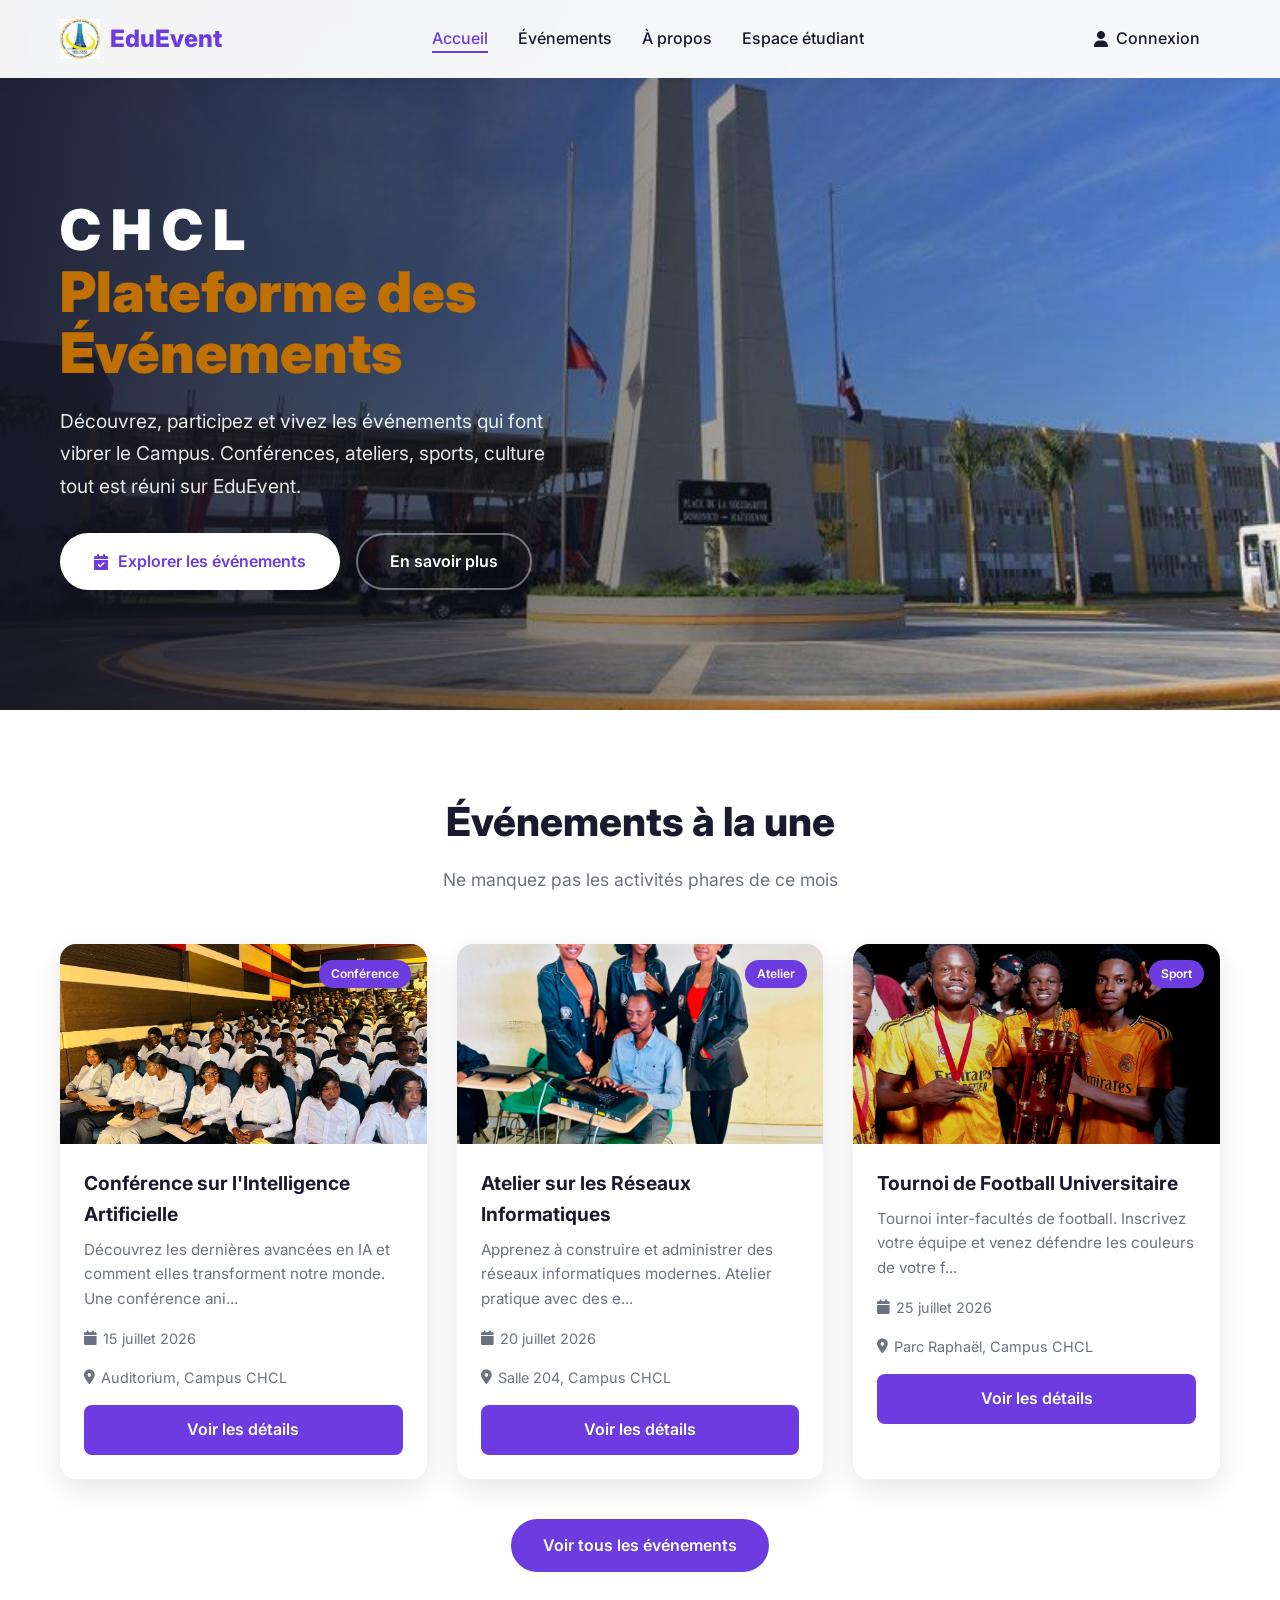
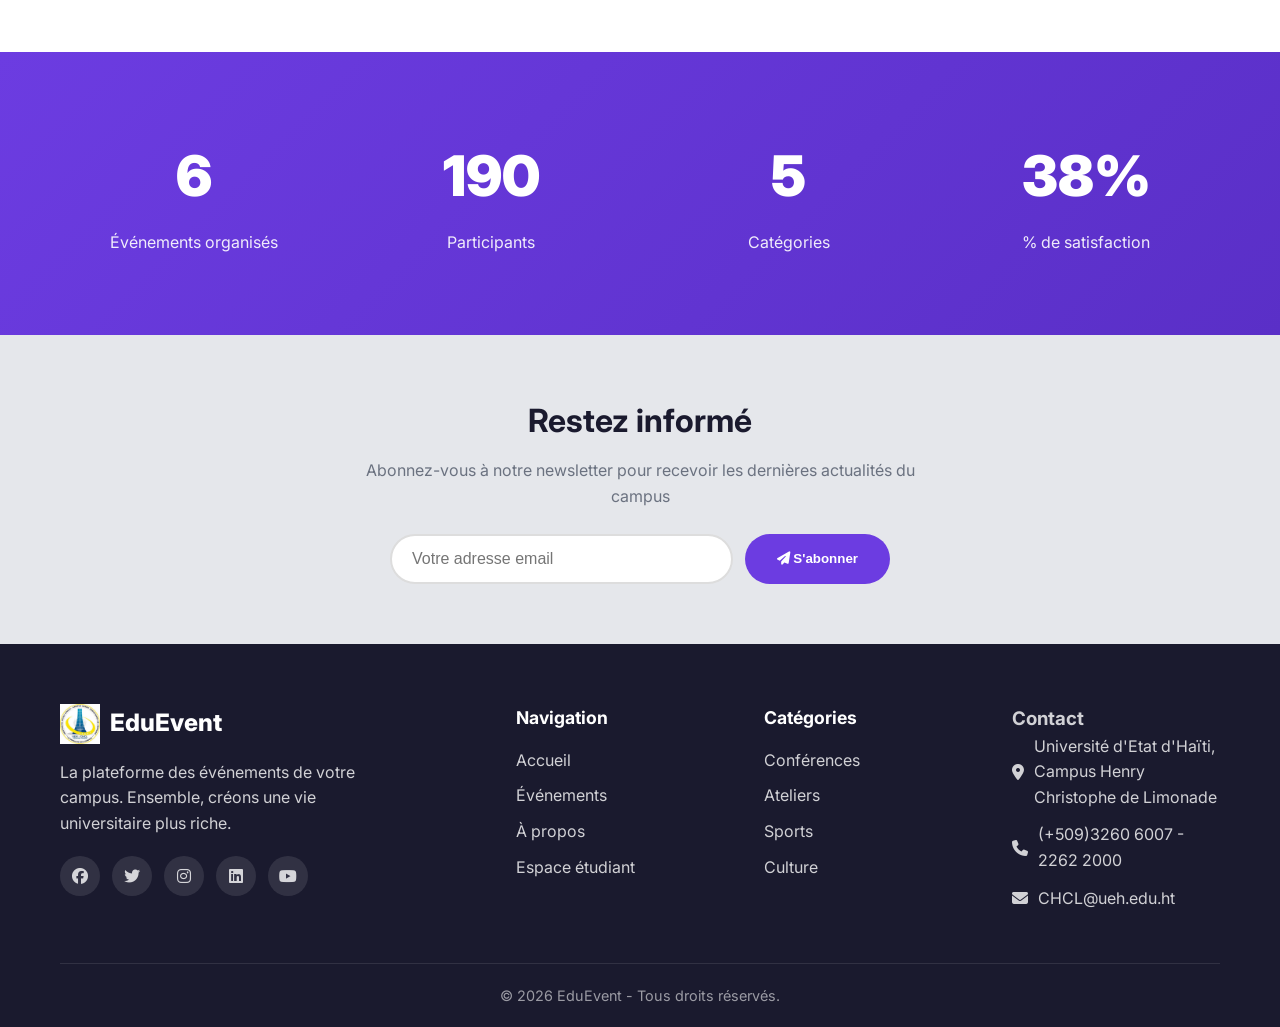
<file: index.html>
<!DOCTYPE html>
<html lang="fr">
<head>
    <meta charset="UTF-8" />
    <meta name="viewport" content="width=device-width, initial-scale=1.0" />
    <title>EduEvent - Plateforme des événements du CHCL</title>
    <link rel="stylesheet" href="css/style.css" />
    <link rel="stylesheet" href="css/responsive.css" />
    <link rel="preconnect" href="https://fonts.googleapis.com" />
    <link href="https://fonts.googleapis.com/css2?family=Inter:wght@400;500;600;700;800;900&display=swap" rel="stylesheet" />
    <link rel="stylesheet" href="https://cdnjs.cloudflare.com/ajax/libs/font-awesome/6.5.0/css/all.min.css" />
</head>
<body>
    <!-- HEADER -->
    <header class="header">
        <div class="container">
            <div class="header-content">
                <div class="logo">
                    <img src="images/logo_CHCL.jpg" alt="UEH Logo" />
                    <span>EduEvent</span>
                </div>
                <nav class="nav" id="mainNav">
                    <ul>
                        <li><a href="index.html" class="active">Accueil</a></li>
                        <li><a href="evenements.html">Événements</a></li>
                        <li><a href="a-propos.html">À propos</a></li>
                        <li><a href="profil.html">Espace étudiant</a></li>
                    </ul>
                </nav>
                <div class="header-actions">
                    <a href="profil.html" class="btn-login" id="btnLogin"><i class="fas fa-user"></i> Connexion</a>
                    <button class="menu-toggle" id="menuToggle" aria-label="Menu">
                        <i class="fas fa-bars"></i>
                    </button>
                </div>
            </div>
        </div>
    </header>

    <!-- HERO SECTION -->
    <section class="hero">
        <div class="hero-bg">
            <img src="images/chcl-image.jpg" alt="Campus CHCL" />
        </div>
        <div class="container">
            <div class="hero-content">
                <div class="hero-text">
                    <h1>C H C L <br/><span>Plateforme des Événements</span></h1>
                    <p>Découvrez, participez et vivez les événements qui font vibrer le Campus. Conférences, ateliers, sports, culture tout est réuni sur EduEvent.</p>
                    <div class="hero-buttons">
                        <a href="evenements.html" class="btn-primary"><i class="fas fa-calendar-check"></i> Explorer les événements</a>
                        <a href="a-propos.html" class="btn-secondary">En savoir plus</a>
                    </div>
                </div>
            </div>
        </div>
    </section>

    <!-- ÉVÉNEMENTS À LA UNE -->
    <section class="featured-events">
        <div class="container">
            <div class="section-header">
                <h2>Événements à la une</h2>
                <p>Ne manquez pas les activités phares de ce mois</p>
            </div>
            <div class="events-grid" id="featuredEvents">
                <!-- Chargé dynamiquement par JavaScript -->
            </div>
            <div class="text-center">
                <a href="evenements.html" class="btn-primary">Voir tous les événements</a>
            </div>
        </div>
    </section>

    <!-- STATISTIQUES ANIMÉES -->
    <section class="stats">
        <div class="container">
            <div class="stats-grid">
                <div class="stat-item">
                    <div class="stat-number" data-target="0">0</div>
                    <div class="stat-label">Événements organisés</div>
                </div>
                <div class="stat-item">
                    <div class="stat-number" data-target="0">0</div>
                    <div class="stat-label">Participants</div>
                </div>
                <div class="stat-item">
                    <div class="stat-number" data-target="0">0</div>
                    <div class="stat-label">Catégories</div>
                </div>
                <div class="stat-item">
                    <div class="stat-number" data-target="98">0</div>
                    <div class="stat-label">% de satisfaction</div>
                </div>
            </div>
        </div>
    </section>

    <!-- NEWSLETTER -->
    <section class="newsletter">
        <div class="container">
            <div class="newsletter-content">
                <h2>Restez informé</h2>
                <p>Abonnez-vous à notre newsletter pour recevoir les dernières actualités du campus</p>
                <form class="newsletter-form" id="newsletterForm">
                    <input type="email" placeholder="Votre adresse email" required />
                    <button type="submit"><i class="fas fa-paper-plane"></i> S'abonner</button>
                </form>
                <div id="newsletterMessage" class="form-message"></div>
            </div>
        </div>
    </section>

    <!-- FOOTER -->
    <footer class="footer">
        <div class="container">
            <div class="footer-grid">
                <div class="footer-brand">
                    <div class="logo">
                        <img src="images/logo_CHCL.jpg" alt="EduEvent" />
                        <span>EduEvent</span>
                    </div>
                    <p>La plateforme des événements de votre campus. Ensemble, créons une vie universitaire plus riche.</p>
                    <div class="social-links">
                        <a href="#"><i class="fab fa-facebook"></i></a>
                        <a href="#"><i class="fab fa-twitter"></i></a>
                        <a href="#"><i class="fab fa-instagram"></i></a>
                        <a href="#"><i class="fab fa-linkedin"></i></a>
                        <a href="#"><i class="fab fa-youtube"></i></a>
                    </div>
                </div>
                <div class="footer-links">
                    <h3>Navigation</h3>
                    <ul>
                        <li><a href="index.html">Accueil</a></li>
                        <li><a href="evenements.html">Événements</a></li>
                        <li><a href="a-propos.html">À propos</a></li>
                        <li><a href="profil.html">Espace étudiant</a></li>
                    </ul>
                </div>
                <div class="footer-links">
                    <h3>Catégories</h3>
                    <ul>
                        <li><a href="evenements.html?categorie=conference">Conférences</a></li>
                        <li><a href="evenements.html?categorie=atelier">Ateliers</a></li>
                        <li><a href="evenements.html?categorie=sport">Sports</a></li>
                        <li><a href="evenements.html?categorie=culture">Culture</a></li>
                    </ul>
                </div>
                <div class="footer-contact">
                    <h3>Contact</h3>
                    <p><i class="fas fa-map-marker-alt"></i>Université d'Etat d'Haïti, Campus Henry Christophe de Limonade</p>
                    <p><i class="fas fa-phone"></i>(+509)3260 6007 - 2262 2000</p>
                    <p><i class="fas fa-envelope"></i> CHCL@ueh.edu.ht</p>
                </div>
            </div>
            <div class="footer-bottom">
                <p>&copy; 2026 EduEvent - Tous droits réservés.</p>
            </div>
        </div>
    </footer>

    <script src="js/main.js"></script>
</body>
</html>
</file>
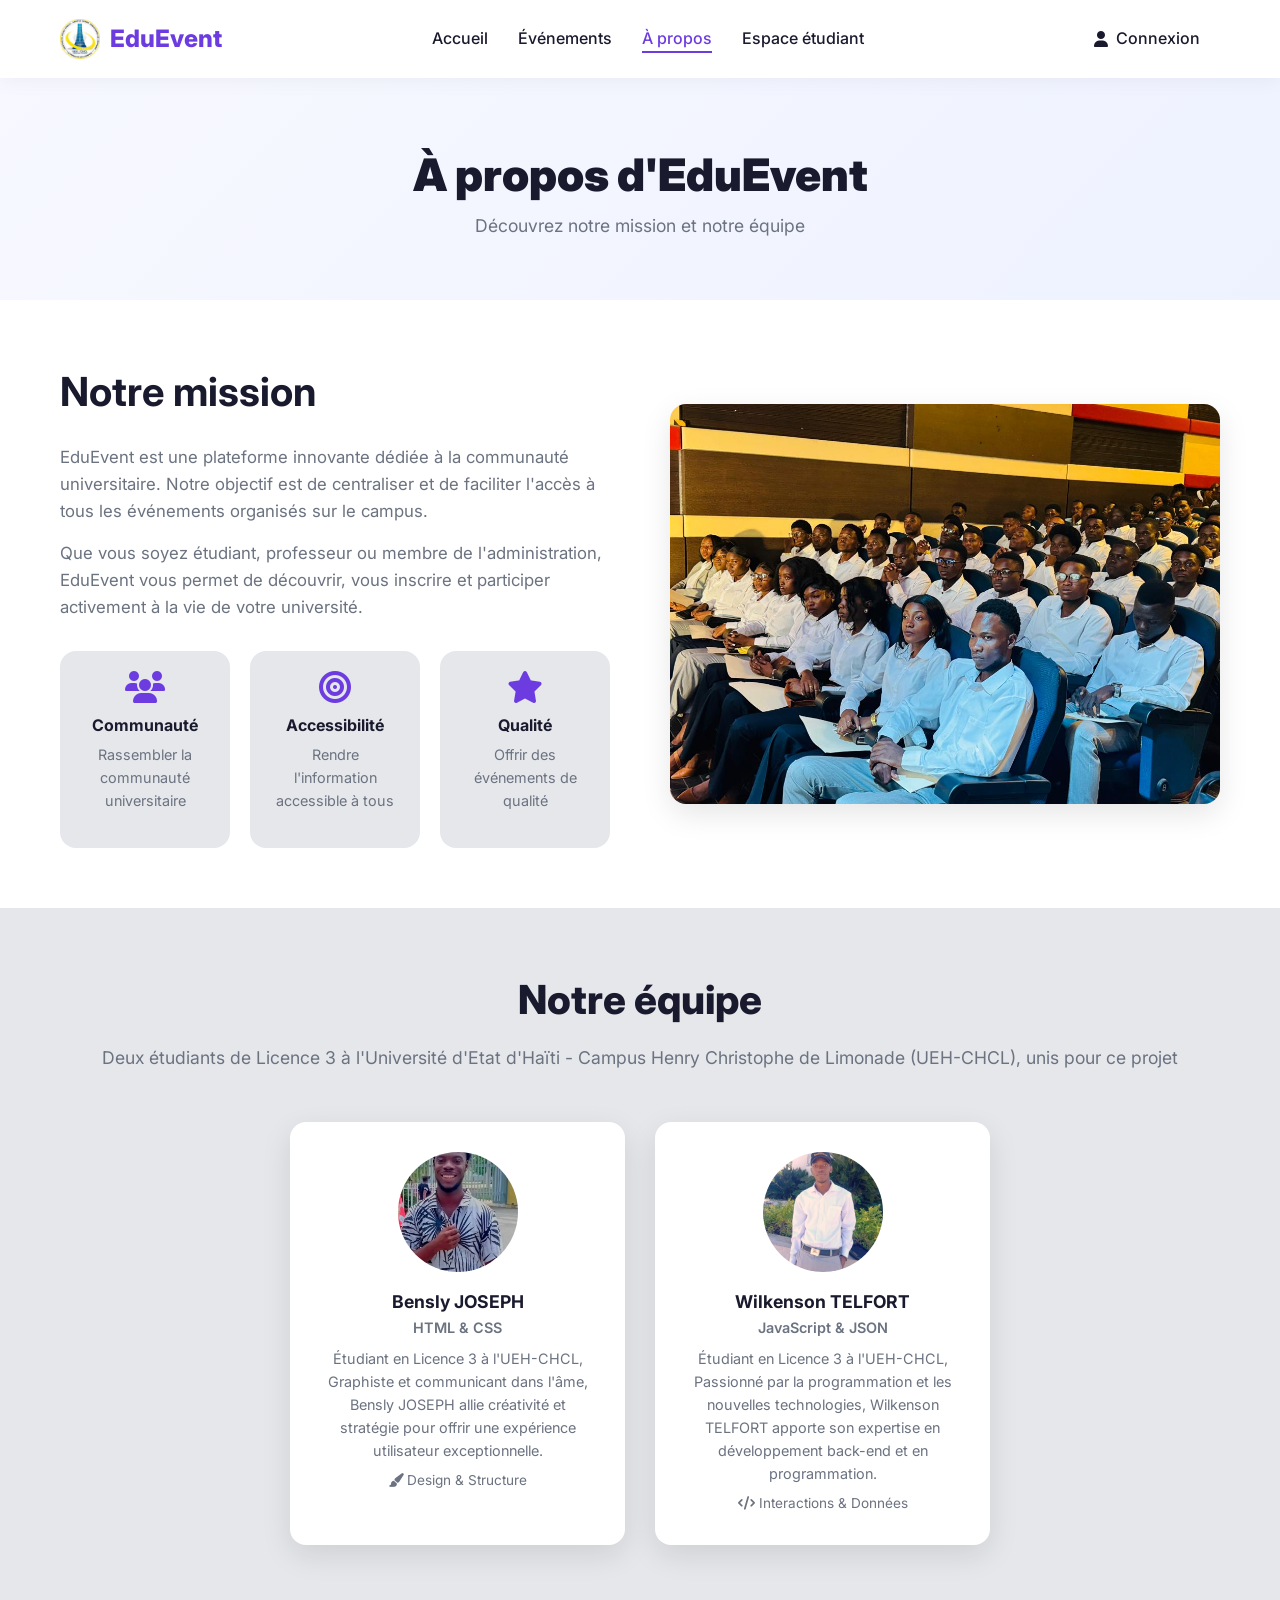
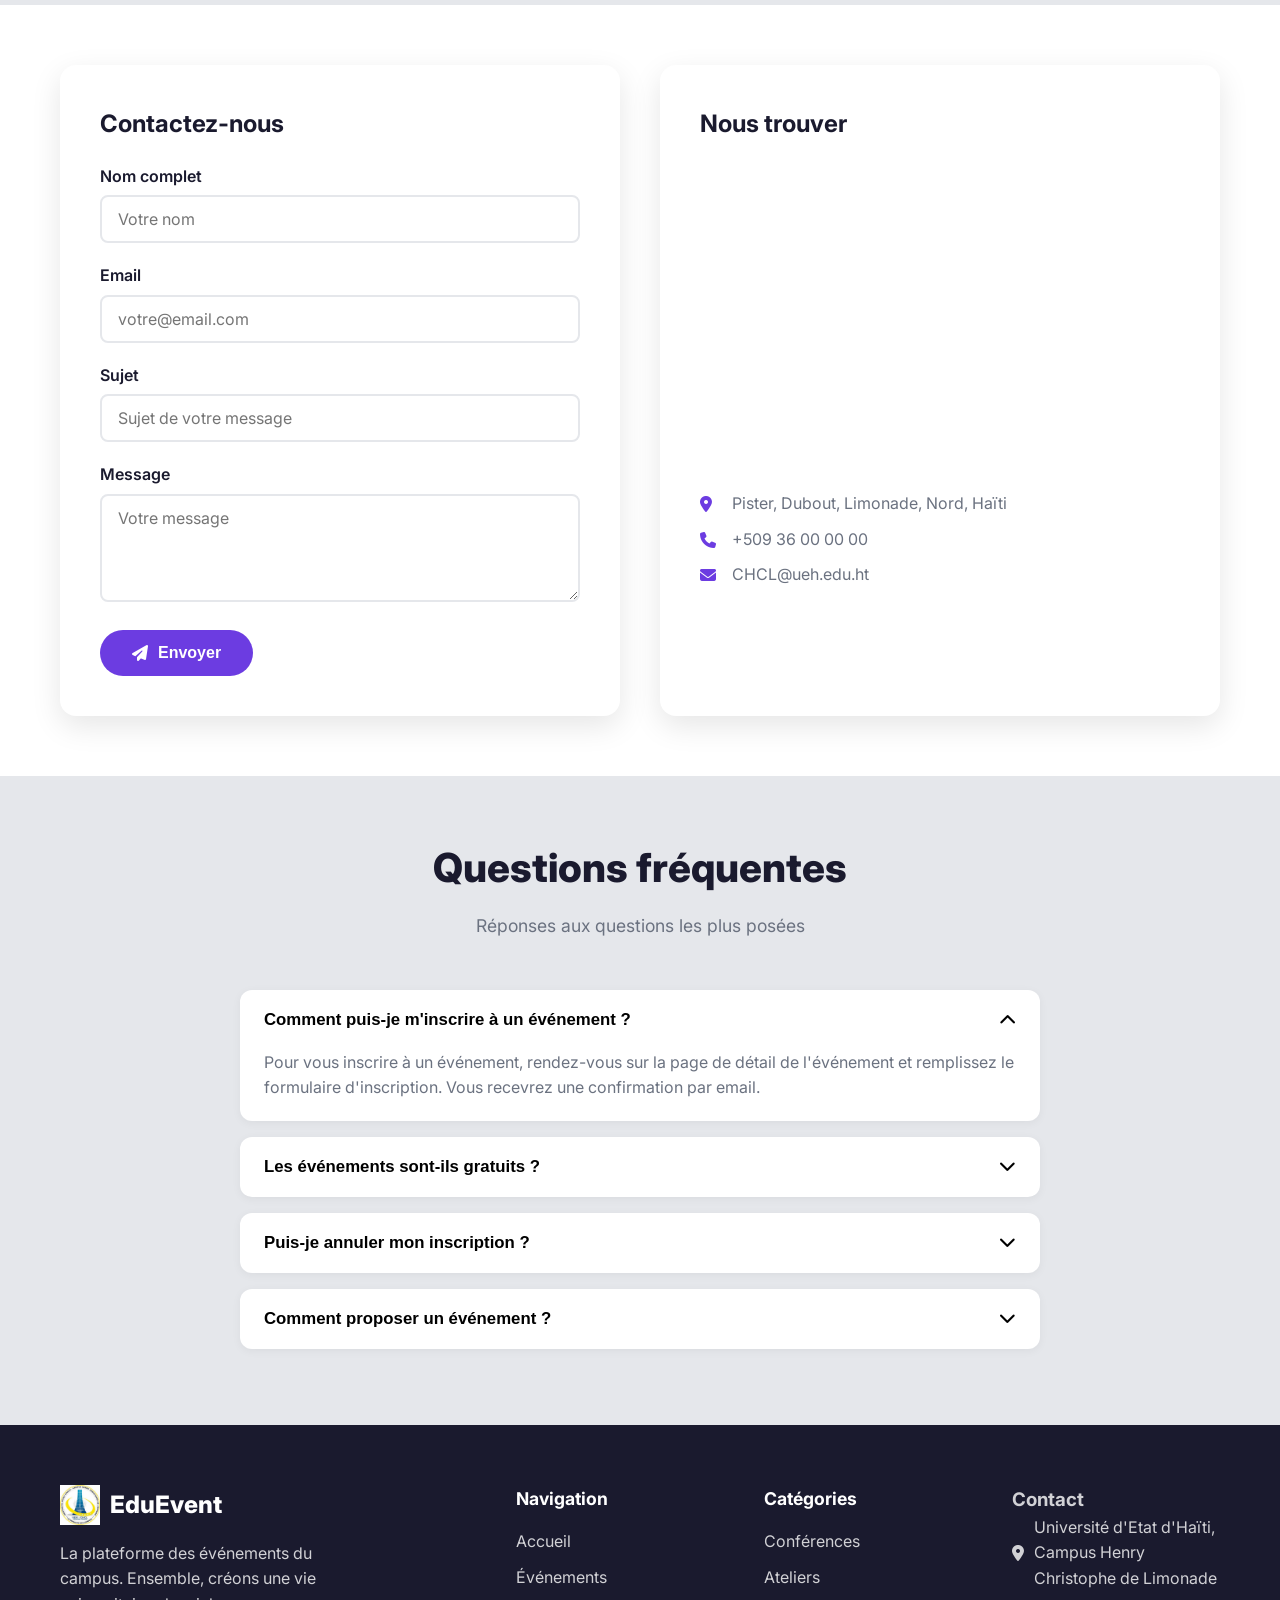
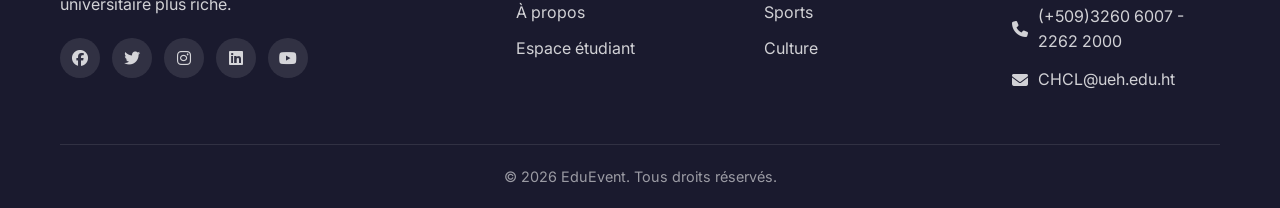
<file: a-propos.html>
<!DOCTYPE html>
<html lang="fr">
<head>
    <meta charset="UTF-8" />
    <meta name="viewport" content="width=device-width, initial-scale=1.0" />
    <title>À propos - EduEvent</title>
    <link rel="stylesheet" href="css/style.css" />
    <link rel="stylesheet" href="css/responsive.css" />
    <link rel="preconnect" href="https://fonts.googleapis.com" />
    <link href="https://fonts.googleapis.com/css2?family=Inter:wght@400;500;600;700;800;900&display=swap" rel="stylesheet" />
    <link rel="stylesheet" href="https://cdnjs.cloudflare.com/ajax/libs/font-awesome/6.5.0/css/all.min.css" />
</head>
<body>
    <!-- HEADER -->
    <header class="header">
        <div class="container">
            <div class="header-content">
                <div class="logo">
                    <img src="images/logo_CHCL.jpg" alt="UEH Logo" />
                    <span>EduEvent</span>
                </div>
                <nav class="nav" id="mainNav">
                    <ul>
                        <li><a href="index.html">Accueil</a></li>
                        <li><a href="evenements.html">Événements</a></li>
                        <li><a href="a-propos.html" class="active">À propos</a></li>
                        <li><a href="profil.html">Espace étudiant</a></li>
                    </ul>
                </nav>
                <div class="header-actions">
                    <a href="profil.html" class="btn-login" id="btnLogin"><i class="fas fa-user"></i> Connexion</a>
                    <button class="menu-toggle" id="menuToggle" aria-label="Menu">
                        <i class="fas fa-bars"></i>
                    </button>
                </div>
            </div>
        </div>
    </header>

    <!-- PAGE TITLE -->
    <section class="page-header">
        <div class="container">
            <h1>À propos d'EduEvent</h1>
            <p>Découvrez notre mission et notre équipe</p>
        </div>
    </section>

    <!-- PRÉSENTATION -->
    <section class="about-presentation">
        <div class="container">
            <div class="about-content">
                <div class="about-text">
                    <h2>Notre mission</h2>
                    <p>EduEvent est une plateforme innovante dédiée à la communauté universitaire. Notre objectif est de centraliser et de faciliter l'accès à tous les événements organisés sur le campus.</p>
                    <p>Que vous soyez étudiant, professeur ou membre de l'administration, EduEvent vous permet de découvrir, vous inscrire et participer activement à la vie de votre université.</p>
                    <div class="about-values">
                        <div class="value-item">
                            <i class="fas fa-users"></i>
                            <h4>Communauté</h4>
                            <p>Rassembler la communauté universitaire</p>
                        </div>
                        <div class="value-item">
                            <i class="fas fa-bullseye"></i>
                            <h4>Accessibilité</h4>
                            <p>Rendre l'information accessible à tous</p>
                        </div>
                        <div class="value-item">
                            <i class="fas fa-star"></i>
                            <h4>Qualité</h4>
                            <p>Offrir des événements de qualité</p>
                        </div>
                    </div>
                </div>
                <div class="about-image">
                    <img src="images/events/conference2.jpg" alt="À propos d'EduEvent" />
                </div>
            </div>
        </div>
    </section>

    <!-- ÉQUIPE -->
    <section class="team-section">
        <div class="container">
            <div class="section-header">
                <h2>Notre équipe</h2>
                <p>Deux étudiants de Licence 3 à l'Université d'Etat d'Haïti - Campus Henry Christophe de Limonade (UEH-CHCL), unis pour ce projet</p>
            </div>
            <div class="team-grid" style="grid-template-columns: repeat(2, 1fr); max-width: 700px; margin: 0 auto;">
                <div class="team-card">
                    <div class="team-photo">
                        <img src="images/bens.jpg" alt="Bensly JOSEPH" />
                    </div>
                    <h3>Bensly JOSEPH</h3>
                    <p class="team-role">HTML & CSS</p>
                    <p>Étudiant en Licence 3 à l'UEH-CHCL, Graphiste et communicant dans l'âme, Bensly JOSEPH allie créativité et stratégie pour offrir une expérience utilisateur exceptionnelle.</p>
                    <p style="color: var(--gray); font-size: 0.85rem; margin-top: 8px;">
                        <i class="fas fa-paint-brush"></i> Design & Structure
                    </p>
                </div>
                <div class="team-card">
                    <div class="team-photo">
                        <img src="images/wilkey.jpg" alt="Wilkenson TELFORT" />
                    </div>
                    <h3>Wilkenson TELFORT</h3>
                    <p class="team-role">JavaScript & JSON</p>
                    <p>Étudiant en Licence 3 à l'UEH-CHCL, Passionné par la programmation et les nouvelles technologies, Wilkenson TELFORT apporte son expertise en développement back-end et en programmation.</p>
                    <p style="color: var(--gray); font-size: 0.85rem; margin-top: 8px;">
                        <i class="fas fa-code"></i> Interactions & Données
                    </p>
                </div>
            </div>
        </div>
    </section>

    <!-- FORMULAIRE DE CONTACT ET CARTE -->
    <section class="contact-section">
        <div class="container">
            <div class="contact-grid">
                <div class="contact-form-container">
                    <h2>Contactez-nous</h2>
                    <form id="contactForm">
                        <div class="form-group">
                            <label for="contactNom">Nom complet</label>
                            <input type="text" id="contactNom" placeholder="Votre nom" required 
                                   pattern="[A-Za-zÀ-ÿ\s\-']+" 
                                   title="Le nom ne doit contenir que des lettres, espaces, tirets et apostrophes" />
                        </div>
                        <div class="form-group">
                            <label for="contactEmail">Email</label>
                            <input type="email" id="contactEmail" placeholder="votre@email.com" required />
                        </div>
                        <div class="form-group">
                            <label for="contactSujet">Sujet</label>
                            <input type="text" id="contactSujet" placeholder="Sujet de votre message" required />
                        </div>
                        <div class="form-group">
                            <label for="contactMessage">Message</label>
                            <textarea id="contactMessage" rows="4" placeholder="Votre message" required></textarea>
                        </div>
                        <button type="submit" class="btn-primary"><i class="fas fa-paper-plane"></i> Envoyer</button>
                    </form>
                    <div id="contactFormMessage" class="form-message"></div>
                </div>
                <div class="contact-map">
                    <h2>Nous trouver</h2>
                    <div class="map-container">
                        <iframe src="https://www.google.com/maps/embed?pb=!1m18!1m12!1m3!1d3777.6874!2d-72.1193!3d19.7063!2m3!1f0!2f0!3f0!3m2!1i1024!2i768!4f13.1!3m3!1m2!1s0x8ecb4d9f8b0b0b0b%3A0x1b3b3b3b3b3b3b3b!2sCampus%20Henry%20Christophe%20de%20Limonade!5e0!3m2!1sfr!2sht!4v1700000000000" width="100%" height="300" style="border:0;" allowfullscreen="" loading="lazy"></iframe>
                    </div>
                    <div class="contact-info">
                        <p><i class="fas fa-map-marker-alt"></i> Pister, Dubout, Limonade, Nord, Haïti</p>
                        <p><i class="fas fa-phone"></i> +509 36 00 00 00</p>
                        <p><i class="fas fa-envelope"></i>CHCL@ueh.edu.ht</p>
                    </div>
                </div>
            </div>
        </div>
    </section>

    <!-- FAQ -->
    <section class="faq-section">
        <div class="container">
            <div class="section-header">
                <h2>Questions fréquentes</h2>
                <p>Réponses aux questions les plus posées</p>
            </div>
            <div class="faq-container">
                <div class="faq-item">
                    <button class="faq-question">
                        <span>Comment puis-je m'inscrire à un événement ?</span>
                        <i class="fas fa-chevron-down"></i>
                    </button>
                    <div class="faq-answer">
                        <p>Pour vous inscrire à un événement, rendez-vous sur la page de détail de l'événement et remplissez le formulaire d'inscription. Vous recevrez une confirmation par email.</p>
                    </div>
                </div>
                <div class="faq-item">
                    <button class="faq-question">
                        <span>Les événements sont-ils gratuits ?</span>
                        <i class="fas fa-chevron-down"></i>
                    </button>
                    <div class="faq-answer">
                        <p>La plupart des événements sont gratuits pour les étudiants. Certains ateliers spécialisés peuvent avoir un coût, précisé dans la description.</p>
                    </div>
                </div>
                <div class="faq-item">
                    <button class="faq-question">
                        <span>Puis-je annuler mon inscription ?</span>
                        <i class="fas fa-chevron-down"></i>
                    </button>
                    <div class="faq-answer">
                        <p>Oui, vous pouvez annuler votre inscription depuis votre espace étudiant dans la rubrique "Mes inscriptions".</p>
                    </div>
                </div>
                <div class="faq-item">
                    <button class="faq-question">
                        <span>Comment proposer un événement ?</span>
                        <i class="fas fa-chevron-down"></i>
                    </button>
                    <div class="faq-answer">
                        <p>Pour proposer un événement, contactez-nous via le formulaire de contact ou envoyez un email à eduevent@gmail.com.</p>
                    </div>
                </div>
            </div>
        </div>
    </section>

    <!-- FOOTER -->
    <footer class="footer">
        <div class="container">
            <div class="footer-grid">
                <div class="footer-brand">
                    <div class="logo">
                        <img src="images/logo_CHCL.jpg" alt="EduEvent" />
                        <span>EduEvent</span>
                    </div>
                    <p>La plateforme des événements du campus. Ensemble, créons une vie universitaire plus riche.</p>
                    <div class="social-links">
                        <a href="#"><i class="fab fa-facebook"></i></a>
                        <a href="#"><i class="fab fa-twitter"></i></a>
                        <a href="#"><i class="fab fa-instagram"></i></a>
                        <a href="#"><i class="fab fa-linkedin"></i></a>
                        <a href="#"><i class="fab fa-youtube"></i></a>
                    </div>
                </div>
                <div class="footer-links">
                    <h3>Navigation</h3>
                    <ul>
                        <li><a href="index.html">Accueil</a></li>
                        <li><a href="evenements.html">Événements</a></li>
                        <li><a href="a-propos.html">À propos</a></li>
                        <li><a href="profil.html">Espace étudiant</a></li>
                    </ul>
                </div>
                <div class="footer-links">
                    <h3>Catégories</h3>
                    <ul>
                        <li><a href="evenements.html?categorie=conference">Conférences</a></li>
                        <li><a href="evenements.html?categorie=atelier">Ateliers</a></li>
                        <li><a href="evenements.html?categorie=sport">Sports</a></li>
                        <li><a href="evenements.html?categorie=culture">Culture</a></li>
                    </ul>
                </div>
                <div class="footer-contact">
                    <h3>Contact</h3>
                    <p><i class="fas fa-map-marker-alt"></i>Université d'Etat d'Haïti, Campus Henry Christophe de Limonade</p>
                    <p><i class="fas fa-phone"></i>(+509)3260 6007 - 2262 2000</p>
                    <p><i class="fas fa-envelope"></i> CHCL@ueh.edu.ht</p>
                </div>
            </div>
            <div class="footer-bottom">
                <p>&copy; 2026 EduEvent. Tous droits réservés.</p>
            </div>
        </div>
    </footer>

    <script src="js/a-propos.js"></script>
</body>
</html>
</file>
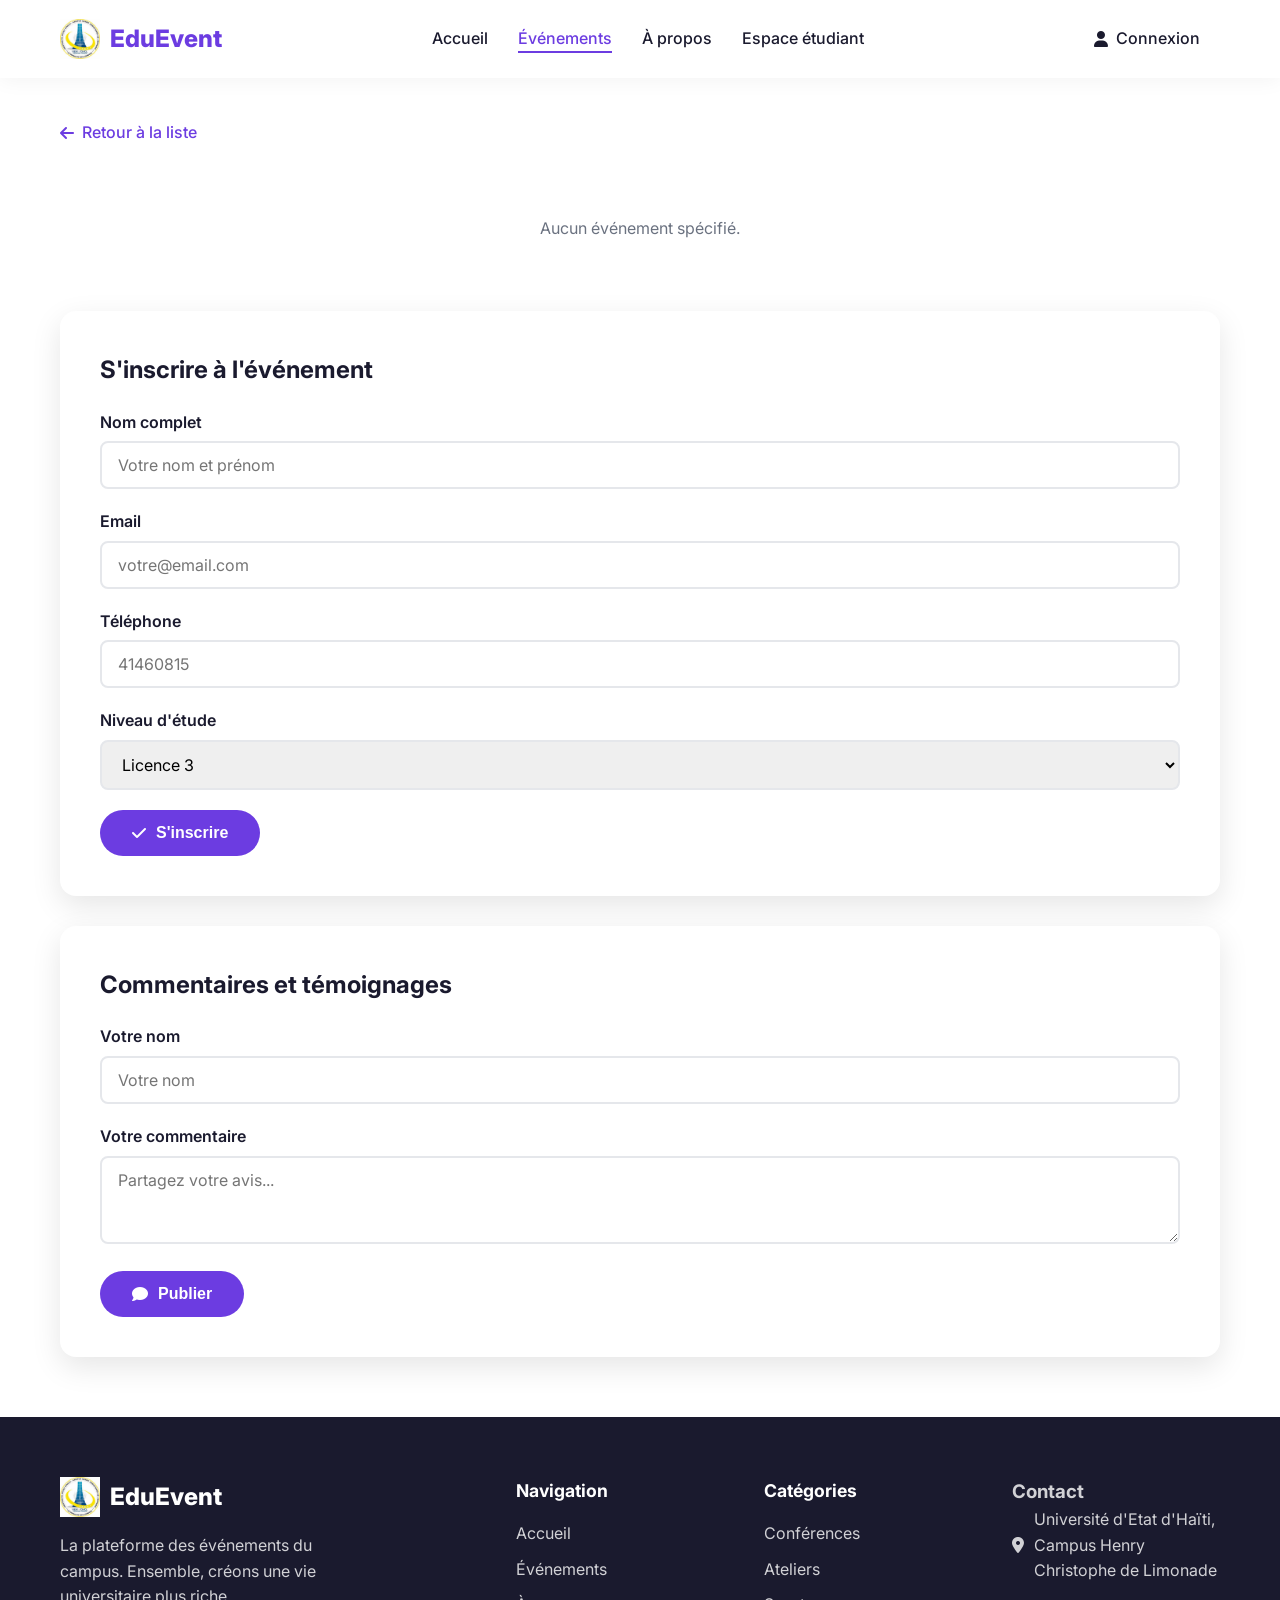
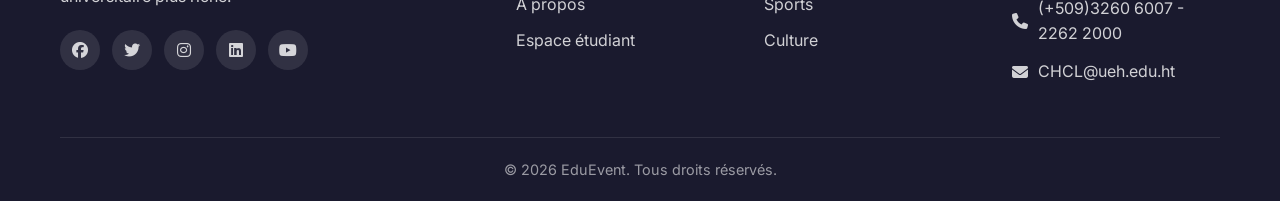
<file: detail.html>
<!DOCTYPE html>
<html lang="fr">
<head>
    <meta charset="UTF-8" />
    <meta name="viewport" content="width=device-width, initial-scale=1.0" />
    <title>Détail de l'événement - EduEvent</title>
    <link rel="stylesheet" href="css/style.css" />
    <link rel="stylesheet" href="css/responsive.css" />
    <link rel="preconnect" href="https://fonts.googleapis.com" />
    <link href="https://fonts.googleapis.com/css2?family=Inter:wght@400;500;600;700;800;900&display=swap" rel="stylesheet" />
    <link rel="stylesheet" href="https://cdnjs.cloudflare.com/ajax/libs/font-awesome/6.5.0/css/all.min.css" />
</head>
<body>
    <!-- HEADER -->
    <header class="header">
        <div class="container">
            <div class="header-content">
                <div class="logo">
                    <img src="images/logo_CHCL.jpg" alt="UEH Logo" />
                    <span>EduEvent</span>
                </div>
                <nav class="nav" id="mainNav">
                    <ul>
                        <li><a href="index.html">Accueil</a></li>
                        <li><a href="evenements.html" class="active">Événements</a></li>
                        <li><a href="a-propos.html">À propos</a></li>
                        <li><a href="profil.html">Espace étudiant</a></li>
                    </ul>
                </nav>
                <div class="header-actions">
                    <a href="profil.html" class="btn-login" id="btnLogin"><i class="fas fa-user"></i> Connexion</a>
                    <button class="menu-toggle" id="menuToggle" aria-label="Menu">
                        <i class="fas fa-bars"></i>
                    </button>
                </div>
            </div>
        </div>
    </header>

    <!-- DÉTAIL DE L'ÉVÉNEMENT -->
    <section class="event-detail">
        <div class="container">
            <a href="evenements.html" class="back-link"><i class="fas fa-arrow-left"></i> Retour à la liste</a>
            
            <div id="eventDetailContainer">
                <!-- Chargé dynamiquement par JavaScript -->
            </div>

            <!-- FORMULAIRE D'INSCRIPTION -->
            <div class="registration-section">
                <h3>S'inscrire à l'événement</h3>
                <form id="registrationForm">
                    <div class="form-group">
                        <label for="regNom">Nom complet</label>
                        <input type="text" id="regNom" placeholder="Votre nom et prénom" required 
                               pattern="[A-Za-zÀ-ÿ\s\-']+" 
                               title="Le nom ne doit contenir que des lettres, espaces, tirets et apostrophes" />
                    </div>
                    <div class="form-group">
                        <label for="regEmail">Email</label>
                        <input type="email" id="regEmail" placeholder="votre@email.com" required />
                    </div>
                    <div class="form-group">
                        <label for="regTelephone">Téléphone</label>
                        <input type="tel" id="regTelephone" placeholder="41460815" required />
                    </div>
                    <div class="form-group">
                        <label for="regNiveau">Niveau d'étude</label>
                        <select id="regNiveau">
                            <option value="L1">Licence 1</option>
                            <option value="L2">Licence 2</option>
                            <option value="L3" selected>Licence 3</option>
                            <option value="M1">Master 1</option>
                            <option value="M2">Master 2</option>
                        </select>
                    </div>
                    <button type="submit" class="btn-primary"><i class="fas fa-check"></i> S'inscrire</button>
                </form>
                <div id="registrationMessage" class="form-message"></div>
            </div>

            <!-- COMMENTAIRES -->
            <div class="comments-section">
                <h3>Commentaires et témoignages</h3>
                <div id="commentsContainer">
                    <!-- Chargé dynamiquement -->
                </div>
                <form id="commentForm">
                    <div class="form-group">
                        <label for="commentNom">Votre nom</label>
                        <input type="text" id="commentNom" placeholder="Votre nom" required 
                               pattern="[A-Za-zÀ-ÿ\s\-']+" 
                               title="Le nom ne doit contenir que des lettres, espaces, tirets et apostrophes" />
                    </div>
                    <div class="form-group">
                        <label for="commentText">Votre commentaire</label>
                        <textarea id="commentText" rows="3" placeholder="Partagez votre avis..." required></textarea>
                    </div>
                    <button type="submit" class="btn-primary"><i class="fas fa-comment"></i> Publier</button>
                </form>
            </div>
        </div>
    </section>

    <!-- FOOTER -->
    <footer class="footer">
        <div class="container">
            <div class="footer-grid">
                <div class="footer-brand">
                    <div class="logo">
                        <img src="images/logo_CHCL.jpg" alt="EduEvent" />
                        <span>EduEvent</span>
                    </div>
                    <p>La plateforme des événements du campus. Ensemble, créons une vie universitaire plus riche.</p>
                    <div class="social-links">
                        <a href="#"><i class="fab fa-facebook"></i></a>
                        <a href="#"><i class="fab fa-twitter"></i></a>
                        <a href="#"><i class="fab fa-instagram"></i></a>
                        <a href="#"><i class="fab fa-linkedin"></i></a>
                        <a href="#"><i class="fab fa-youtube"></i></a>
                    </div>
                </div>
                <div class="footer-links">
                    <h3>Navigation</h3>
                    <ul>
                        <li><a href="index.html">Accueil</a></li>
                        <li><a href="evenements.html">Événements</a></li>
                        <li><a href="a-propos.html">À propos</a></li>
                        <li><a href="profil.html">Espace étudiant</a></li>
                    </ul>
                </div>
                <div class="footer-links">
                    <h3>Catégories</h3>
                    <ul>
                        <li><a href="evenements.html?categorie=conference">Conférences</a></li>
                        <li><a href="evenements.html?categorie=atelier">Ateliers</a></li>
                        <li><a href="evenements.html?categorie=sport">Sports</a></li>
                        <li><a href="evenements.html?categorie=culture">Culture</a></li>
                    </ul>
                </div>
                <div class="footer-contact">
                    <h3>Contact</h3>
                    <p><i class="fas fa-map-marker-alt"></i>Université d'Etat d'Haïti, Campus Henry Christophe de Limonade</p>
                    <p><i class="fas fa-phone"></i>(+509)3260 6007 - 2262 2000</p>
                    <p><i class="fas fa-envelope"></i> CHCL@ueh.edu.ht</p>
                </div>
            </div>
            <div class="footer-bottom">
                <p>&copy; 2026 EduEvent. Tous droits réservés.</p>
            </div>
        </div>
    </footer>

    <script src="js/detail.js"></script>
</body>
</html>
</file>
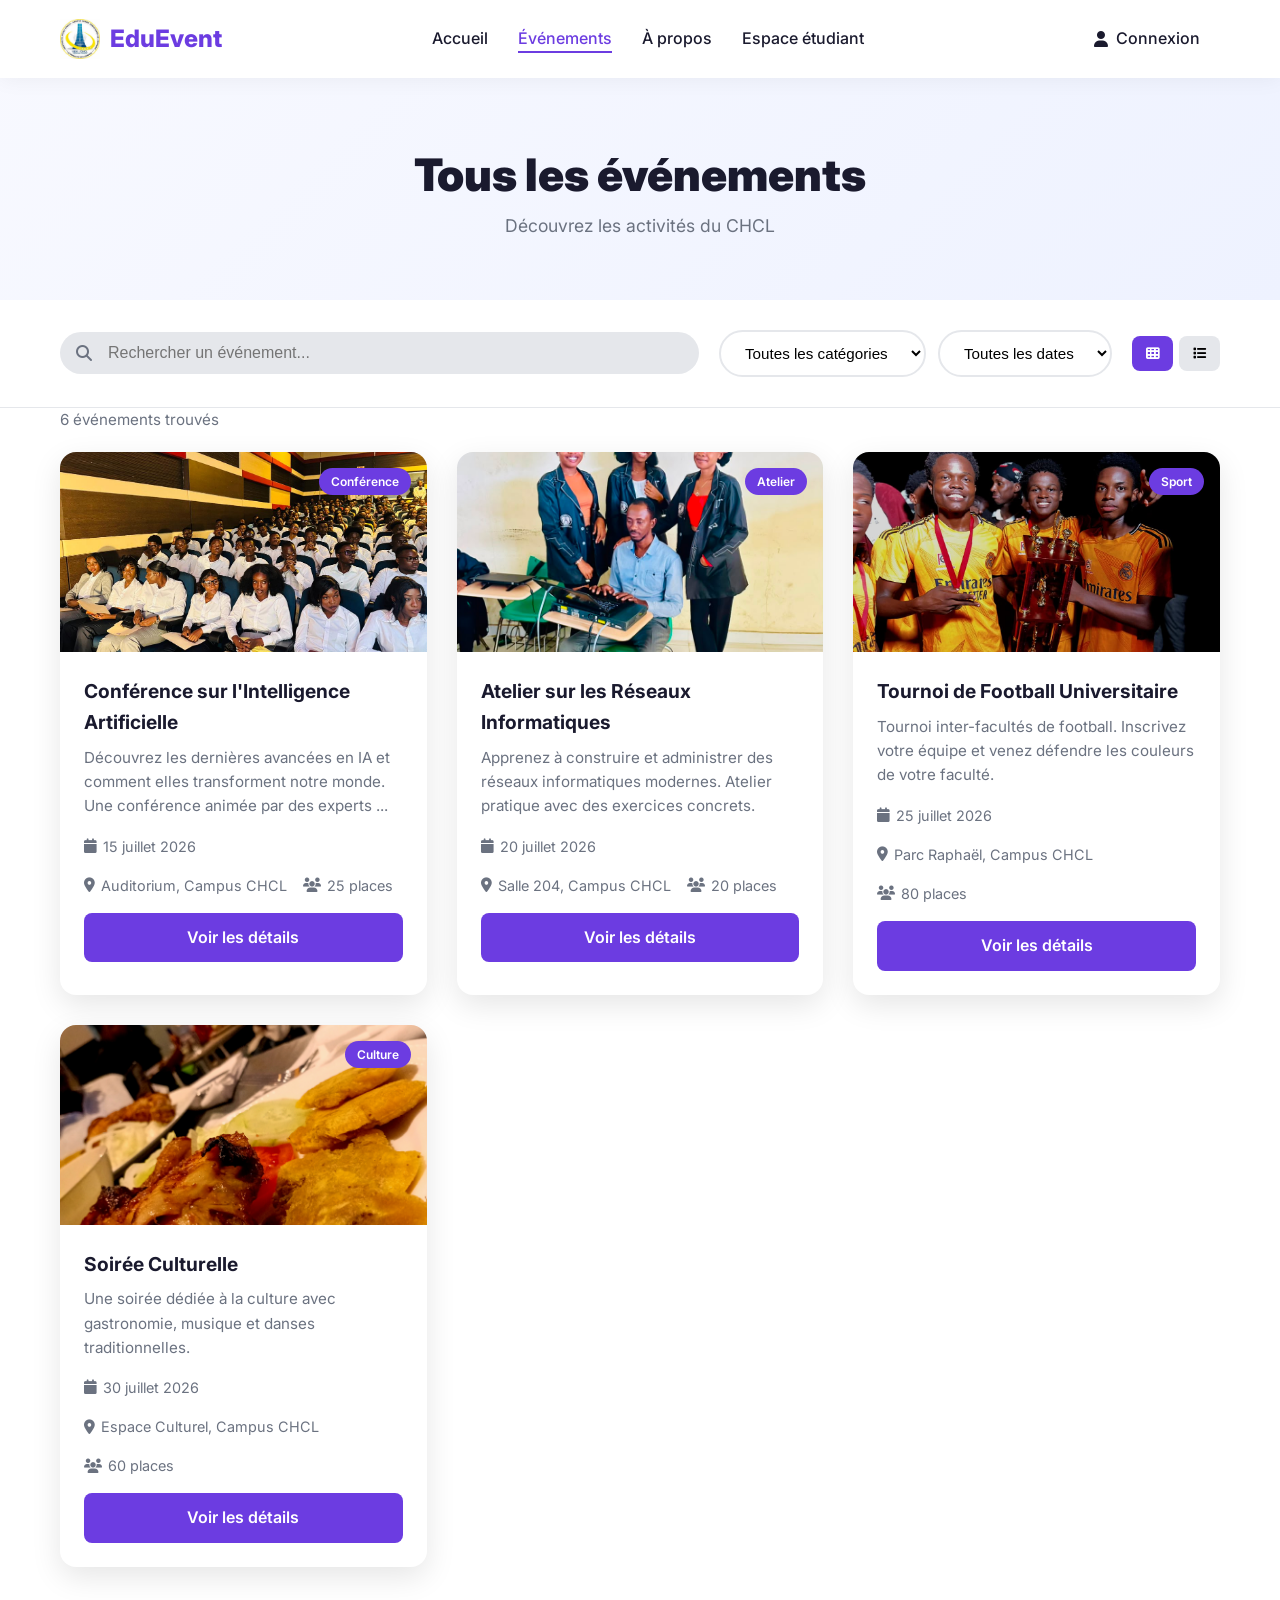
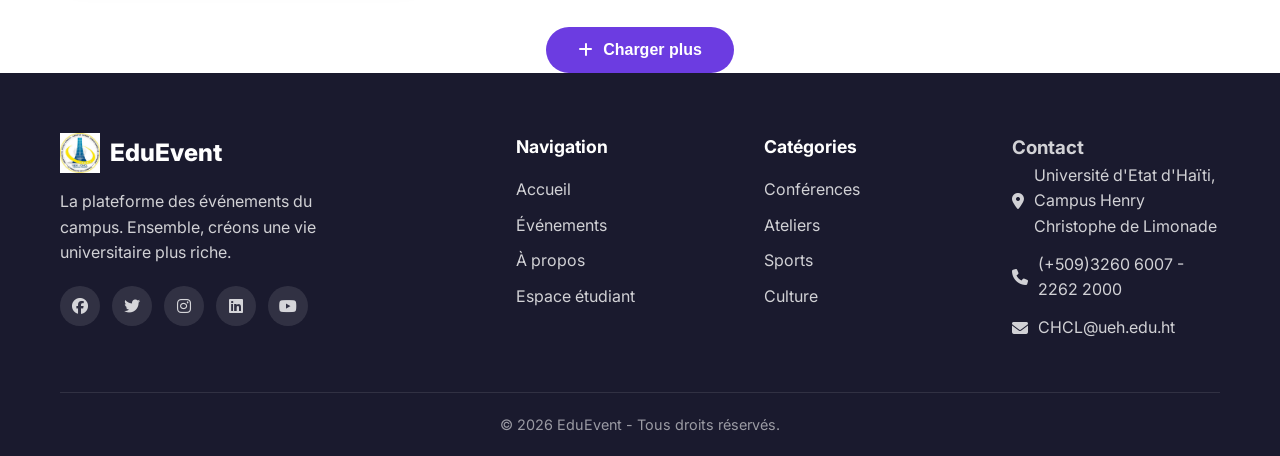
<file: evenements.html>
<!DOCTYPE html>
<html lang="fr">
<head>
    <meta charset="UTF-8" />
    <meta name="viewport" content="width=device-width, initial-scale=1.0" />
    <title>Événements - EduEvent</title>
    <link rel="stylesheet" href="css/style.css" />
    <link rel="stylesheet" href="css/responsive.css" />
    <link rel="preconnect" href="https://fonts.googleapis.com" />
    <link href="https://fonts.googleapis.com/css2?family=Inter:wght@400;500;600;700;800;900&display=swap" rel="stylesheet" />
    <link rel="stylesheet" href="https://cdnjs.cloudflare.com/ajax/libs/font-awesome/6.5.0/css/all.min.css" />
</head>
<body>
    <!-- HEADER -->
    <header class="header">
        <div class="container">
            <div class="header-content">
                <div class="logo">
                    <img src="images/logo_CHCL.jpg" alt="UEH Logo" />
                    <span>EduEvent</span>
                </div>
                <nav class="nav" id="mainNav">
                    <ul>
                        <li><a href="index.html">Accueil</a></li>
                        <li><a href="evenements.html" class="active">Événements</a></li>
                        <li><a href="a-propos.html">À propos</a></li>
                        <li><a href="profil.html">Espace étudiant</a></li>
                    </ul>
                </nav>
                <div class="header-actions">
                    <a href="profil.html" class="btn-login" id="btnLogin"><i class="fas fa-user"></i> Connexion</a>
                    <button class="menu-toggle" id="menuToggle" aria-label="Menu">
                        <i class="fas fa-bars"></i>
                    </button>
                </div>
            </div>
        </div>
    </header>

    <!-- PAGE TITLE -->
    <section class="page-header">
        <div class="container">
            <h1>Tous les événements</h1>
            <p>Découvrez les activités du CHCL</p>
        </div>
    </section>

    <!-- FILTRES ET RECHERCHE -->
    <section class="filters-section">
        <div class="container">
            <div class="filters-container">
                <div class="search-bar">
                    <i class="fas fa-search"></i>
                    <input type="text" id="searchInput" placeholder="Rechercher un événement..." />
                </div>
                <div class="filters-group">
                    <select id="categoryFilter">
                        <option value="all">Toutes les catégories</option>
                        <option value="Conférence">Conférences</option>
                        <option value="Atelier">Ateliers</option>
                        <option value="Sport">Sports</option>
                        <option value="Culture">Culture</option>
                        <option value="Soutenance">Soutenances</option>
                    </select>
                    <select id="dateFilter">
                        <option value="all">Toutes les dates</option>
                        <option value="today">Aujourd'hui</option>
                        <option value="week">Cette semaine</option>
                        <option value="month">Ce mois</option>
                    </select>
                </div>
                <div class="view-toggle">
                    <button class="view-btn active" data-view="grid"><i class="fas fa-th"></i></button>
                    <button class="view-btn" data-view="list"><i class="fas fa-list"></i></button>
                </div>
            </div>
        </div>
    </section>

    <!-- ÉVÉNEMENTS -->
    <section class="events-section">
        <div class="container">
            <div id="eventsCount" class="events-count"></div>
            <div id="eventsContainer" class="events-grid">
                <!-- Les événements sont générés par JavaScript -->
            </div>
            <div class="text-center">
                <button id="loadMoreBtn" class="btn-primary load-more"><i class="fas fa-plus"></i> Charger plus</button>
            </div>
        </div>
    </section>

    <!-- FOOTER -->
    <footer class="footer">
        <div class="container">
            <div class="footer-grid">
                <div class="footer-brand">
                    <div class="logo">
                        <img src="images/logo_CHCL.jpg" alt="EduEvent" />
                        <span>EduEvent</span>
                    </div>
                    <p>La plateforme des événements du campus. Ensemble, créons une vie universitaire plus riche.</p>
                    <div class="social-links">
                        <a href="#"><i class="fab fa-facebook"></i></a>
                        <a href="#"><i class="fab fa-twitter"></i></a>
                        <a href="#"><i class="fab fa-instagram"></i></a>
                        <a href="#"><i class="fab fa-linkedin"></i></a>
                        <a href="#"><i class="fab fa-youtube"></i></a>
                    </div>
                </div>
                <div class="footer-links">
                    <h3>Navigation</h3>
                    <ul>
                        <li><a href="index.html">Accueil</a></li>
                        <li><a href="evenements.html">Événements</a></li>
                        <li><a href="a-propos.html">À propos</a></li>
                        <li><a href="profil.html">Espace étudiant</a></li>
                    </ul>
                </div>
                <div class="footer-links">
                    <h3>Catégories</h3>
                    <ul>
                        <li><a href="evenements.html?categorie=conference">Conférences</a></li>
                        <li><a href="evenements.html?categorie=atelier">Ateliers</a></li>
                        <li><a href="evenements.html?categorie=sport">Sports</a></li>
                        <li><a href="evenements.html?categorie=culture">Culture</a></li>
                    </ul>
                </div>
                <div class="footer-contact">
                    <h3>Contact</h3>
                    <p><i class="fas fa-map-marker-alt"></i>Université d'Etat d'Haïti, Campus Henry Christophe de Limonade</p>
                    <p><i class="fas fa-phone"></i>(+509)3260 6007 - 2262 2000</p>
                    <p><i class="fas fa-envelope"></i> CHCL@ueh.edu.ht</p>
                </div>
            </div>
            <div class="footer-bottom">
                <p>&copy; 2026 EduEvent - Tous droits réservés.</p>
            </div>
        </div>
    </footer>

    <script src="js/evenement.js"></script>
</body>
</html>
</file>
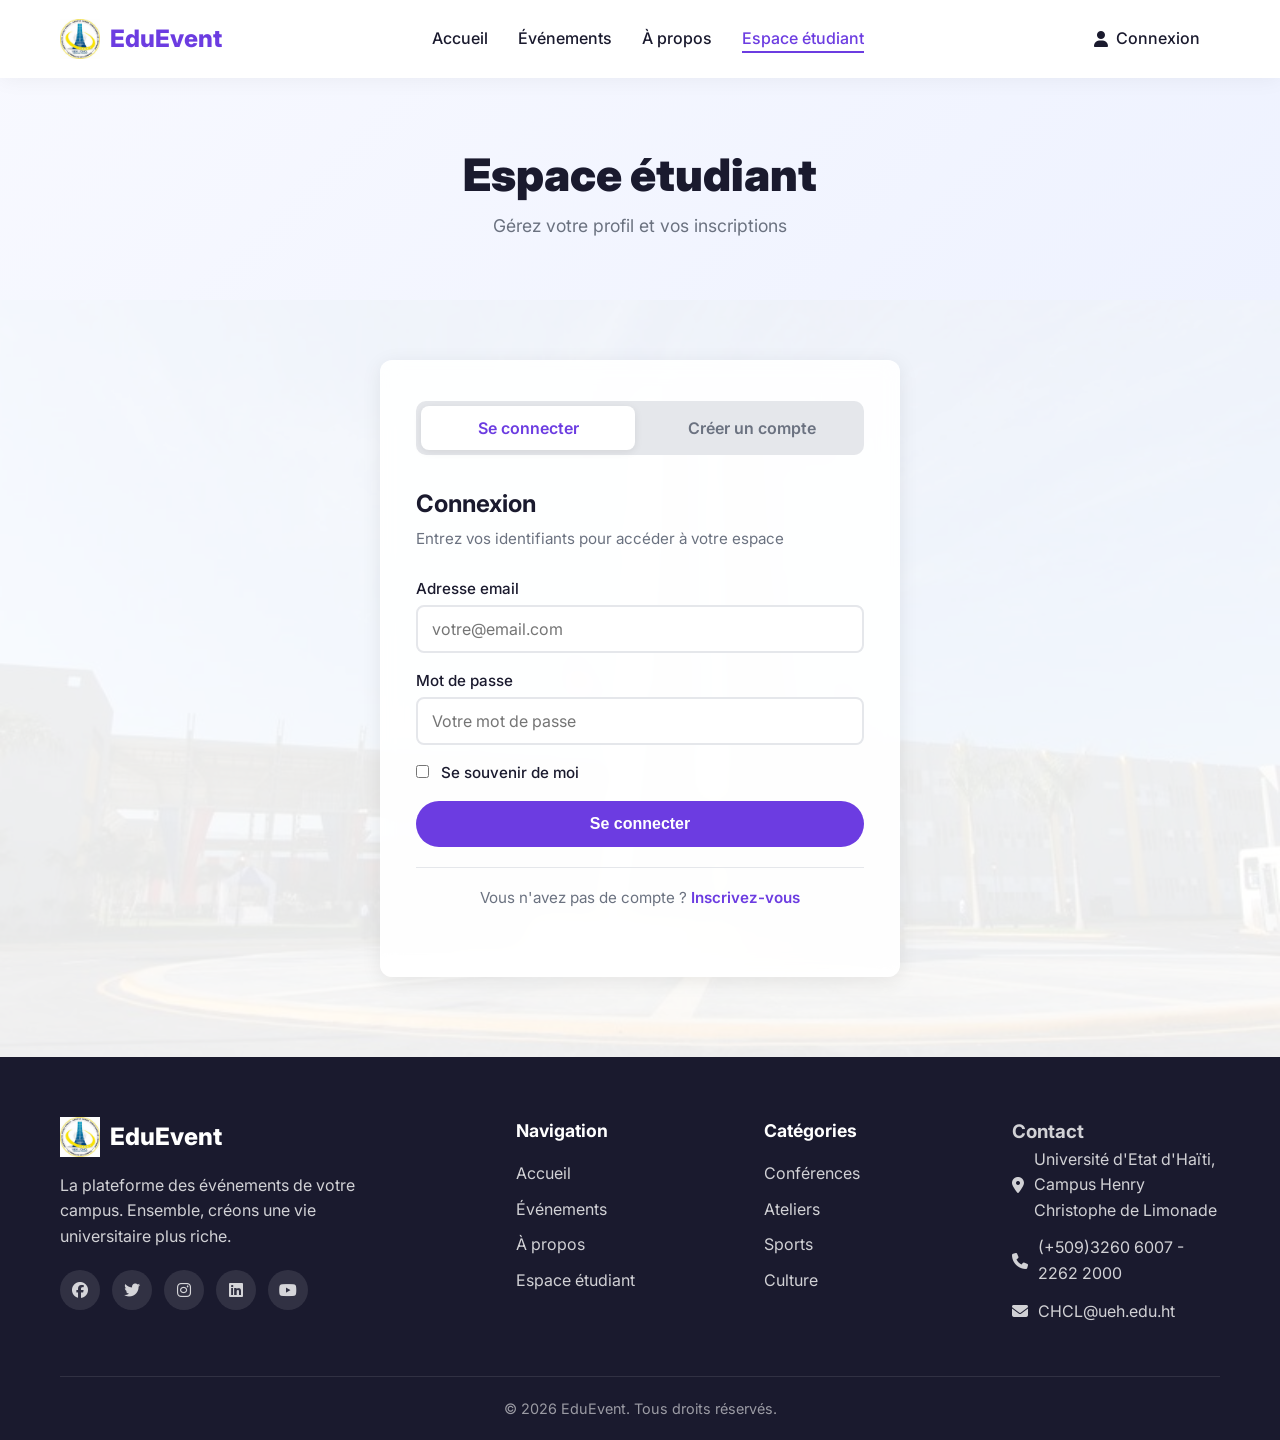
<file: profil.html>
<!DOCTYPE html>
<html lang="fr">
<head>
    <meta charset="UTF-8" />
    <meta name="viewport" content="width=device-width, initial-scale=1.0" />
    <title>Espace étudiant - EduEvent</title>
    <link rel="stylesheet" href="css/style.css" />
    <link rel="stylesheet" href="css/responsive.css" />
    <link rel="preconnect" href="https://fonts.googleapis.com" />
    <link href="https://fonts.googleapis.com/css2?family=Inter:wght@400;500;600;700;800;900&display=swap" rel="stylesheet" />
    <link rel="stylesheet" href="https://cdnjs.cloudflare.com/ajax/libs/font-awesome/6.5.0/css/all.min.css" />
</head>
<body>
    <!-- HEADER -->
    <header class="header">
        <div class="container">
            <div class="header-content">
                <div class="logo">
                    <img src="images/logo_CHCL.jpg" alt="UEH Logo" />
                    <span>EduEvent</span>
                </div>
                <nav class="nav" id="mainNav">
                    <ul>
                        <li><a href="index.html">Accueil</a></li>
                        <li><a href="evenements.html">Événements</a></li>
                        <li><a href="a-propos.html">À propos</a></li>
                        <li><a href="profil.html" class="active">Espace étudiant</a></li>
                    </ul>
                </nav>
                <div class="header-actions">
                    <a href="profil.html" class="btn-login" id="btnLogin"><i class="fas fa-user"></i> Connexion</a>
                    <button class="menu-toggle" id="menuToggle" aria-label="Menu">
                        <i class="fas fa-bars"></i>
                    </button>
                </div>
            </div>
        </div>
    </header>

    <!-- PAGE TITLE -->
    <section class="page-header">
        <div class="container">
            <h1>Espace étudiant</h1>
            <p id="pageSubtitle">Gérez votre profil et vos inscriptions</p>
        </div>
    </section>

    <!-- ============================================ -->
    <!-- SECTION AUTHENTIFICATION -->
    <!-- ============================================ -->
    <section class="auth-section" id="authSection">
        <div class="container">
            <div class="auth-container">

                <div class="auth-options">
                    <button class="auth-btn active" onclick="showForm('login')">Se connecter</button>
                    <button class="auth-btn" onclick="showForm('register')">Créer un compte</button>
                </div>

                <!-- FORMULAIRE DE CONNEXION -->
                <div id="loginFormContainer" class="auth-form">
                    <h2>Connexion</h2>
                    <p>Entrez vos identifiants pour accéder à votre espace</p>

                    <form id="loginForm">
                        <div class="form-group">
                            <label>Adresse email</label>
                            <input type="email" id="loginEmail" placeholder="votre@email.com" required />
                        </div>
                        <div class="form-group">
                            <label>Mot de passe</label>
                            <input type="password" id="loginPassword" placeholder="Votre mot de passe" required />
                        </div>
                        <div class="form-group">
                            <label>
                                <input type="checkbox" /> Se souvenir de moi
                            </label>
                        </div>
                        <button type="submit" class="btn-primary btn-full">Se connecter</button>
                    </form>

                    <p class="auth-switch">
                        Vous n'avez pas de compte ? 
                        <a href="#" onclick="showForm('register')">Inscrivez-vous</a>
                    </p>
                </div>

                <!-- FORMULAIRE D'INSCRIPTION -->
                <div id="registerFormContainer" class="auth-form" style="display:none;">
                    <h2>Inscription</h2>
                    <p>Créez votre compte pour accéder à tous les services</p>

                    <form id="registerForm">
                        <div class="form-row">
                            <div class="form-group">
                                <label>Prénom</label>
                                <input type="text" id="regPrenom" placeholder="Joseph" required 
                                       pattern="[A-Za-zÀ-ÿ\s\-']+" 
                                       title="Le prénom ne doit contenir que des lettres, espaces, tirets et apostrophes" />
                            </div>
                            <div class="form-group">
                                <label>Nom</label>
                                <input type="text" id="regNom" placeholder="Bensly" required 
                                       pattern="[A-Za-zÀ-ÿ\s\-']+" 
                                       title="Le nom ne doit contenir que des lettres, espaces, tirets et apostrophes" />
                            </div>
                        </div>
                        <div class="form-group">
                            <label>Adresse email</label>
                            <input type="email" id="regEmail" placeholder="votre@email.com" required />
                        </div>
                        <div class="form-group">
                            <label>Téléphone</label>
                            <input type="tel" id="regTelephone" placeholder="41460815" required />
                        </div>

                        <div class="form-group">
                            <label>Votre Statut :</label>
                            <select id="regRole">
                                <option value="etudiant">Étudiant</option>
                                <option value="professeur">Professeur / Enseignant</option>
                                <option value="administration">Membre de l'administration</option>
                            </select>
                        </div>

                        <div class="form-row">
                            <div class="form-group">
                                <label>Faculté</label>
                                <select id="regFaculte">
                                    <option value="">Sélectionnez</option>
                                    <option value="FSG">FSG</option>
                                    <option value="FSTEAT">FSTEAT</option>
                                    <option value="Beaux Arts">Beaux Arts</option>
                                    <option value="Ecole de Médecine">Ecole de Médecine</option>
                                    <option value="FASE">FASE</option>
                                    <option value="FSHS">FSHS</option>
                                </select>
                            </div>
                            <div class="form-group">
                                <label>Niveau / Fonction</label>
                                <select id="regNiveau">
                                    <option value="">Sélectionnez</option>
                                    <option value="Licence 1">Licence 1</option>
                                    <option value="Licence 2">Licence 2</option>
                                    <option value="Licence 3">Licence 3</option>
                                    <option value="Licence 4">Licence 4</option>
                                    <option value="Master">Master</option>
                                    <option value="Doctorat">Doctorat</option>
                                    <option value="Professeur">Professeur</option>
                                    <option value="Administration">Administration</option>
                                </select>
                            </div>
                        </div>
                        <div class="form-group">
                            <label>Mot de passe</label>
                            <input type="password" id="regPassword" placeholder="Minimum 8 caractères" required />
                        </div>
                        <div class="form-group">
                            <label>Confirmer le mot de passe</label>
                            <input type="password" id="regConfirmPassword" placeholder="Confirmez votre mot de passe" required />
                        </div>
                        <div class="form-group">
                            <label>
                                <input type="checkbox" id="regTerms" required /> J'accepte les conditions d'utilisation
                            </label>
                        </div>
                        <button type="submit" class="btn-primary btn-full">Créer mon compte</button>
                    </form>

                    <p class="auth-switch">
                        Vous avez déjà un compte ? 
                        <a href="#" onclick="showForm('login')">Connectez-vous</a>
                    </p>
                </div>

            </div>
        </div>  
    </section>  

    <!-- SECTION PROFIL -->
    <section class="profil-section" id="profilSection" style="display:none;">
        <div class="container">
            <div class="profil-grid">
                
                <!-- SIDEBAR -->
                <aside class="profil-sidebar">
                    
                    <div class="profil-card">
                        
                        <div class="profil-cover">
                            <div class="cover-edit">
                                <i class="fas fa-camera"></i>
                            </div>
                        </div>
                        
                        <div class="profil-avatar-wrapper">
                            <div class="profil-avatar">
                                <img src="images/avatar-default.png" alt="Avatar" id="profilAvatar" />
                                <button class="avatar-edit" onclick="ouvrirSelecteurPhoto()">
                                    <i class="fas fa-camera"></i>
                                </button>
                                <input type="file" id="avatarUpload" accept="image/*" style="display:none;" />
                            </div>
                        </div>
                        
                        <div class="profil-user-info">
                            <h3 id="profilDisplayNom">Utilisateur</h3>
                            <p class="profil-user-role" id="profilDisplayRole">Étudiant</p>
                            <p class="profil-user-faculte" id="profilDisplayFaculte">Faculté</p>
                            <p class="profil-user-programme" id="profilDisplayProgramme">Niveau</p>
                        </div>
                        
                        <div class="profil-stats">
                            <div class="stat-item">
                                <span class="stat-number" id="statInscriptions">0</span>
                                <span class="stat-label">Inscriptions</span>
                            </div>
                            <div class="stat-item">
                                <span class="stat-number" id="statEvenements">0</span>
                                <span class="stat-label">Événements</span>
                            </div>
                            <div class="stat-item">
                                <span class="stat-number" id="statAnnee">2026</span>
                                <span class="stat-label">Année</span>
                            </div>
                        </div>
                        
                        <nav class="profil-nav">
                            <ul>
                                <li>
                                    <a href="#" class="active" data-tab="dashboard">
                                        <i class="fas fa-th-large"></i> Tableau de bord
                                    </a>
                                </li>
                                <li>
                                    <a href="#" data-tab="inscriptions">
                                        <i class="fas fa-calendar-check"></i> Mes inscriptions
                                    </a>
                                </li>
                                <li>
                                    <a href="#" data-tab="settings">
                                        <i class="fas fa-cog"></i> Paramètres
                                    </a>
                                </li>
                                <li>
                                    <a href="#" id="logoutBtn" style="color: #dc3545;">
                                        <i class="fas fa-sign-out-alt"></i> Déconnexion
                                    </a>
                                </li>
                            </ul>
                        </nav>
                    </div>

                </aside>

                <!-- CONTENU PRINCIPAL -->
                <main class="profil-content">

                    <!-- Tableau de bord -->
                    <div id="tabDashboard" class="tab-content active">
                        <div class="dashboard-header">
                            <h2><i class="fas fa-th-large"></i> Tableau de bord</h2>
                            <p>Bienvenue sur votre espace personnel</p>
                        </div>
                        
                        <div class="dashboard-cards">
                            <div class="dash-card">
                                <div class="dash-card-icon">
                                    <i class="fas fa-calendar-plus"></i>
                                </div>
                                <div class="dash-card-info">
                                    <span class="dash-number" id="dashInscriptions">0</span>
                                    <span class="dash-label">Inscriptions</span>
                                </div>
                            </div>
                            <div class="dash-card">
                                <div class="dash-card-icon">
                                    <i class="fas fa-university"></i>
                                </div>
                                <div class="dash-card-info">
                                    <span class="dash-number" id="dashFaculte">-</span>
                                    <span class="dash-label">Faculté</span>
                                </div>
                            </div>
                            <div class="dash-card">
                                <div class="dash-card-icon">
                                    <i class="fas fa-graduation-cap"></i>
                                </div>
                                <div class="dash-card-info">
                                    <span class="dash-number" id="dashNiveau">-</span>
                                    <span class="dash-label">Niveau</span>
                                </div>
                            </div>
                            <div class="dash-card">
                                <div class="dash-card-icon">
                                    <i class="fas fa-calendar-alt"></i>
                                </div>
                                <div class="dash-card-info">
                                    <span class="dash-number" id="dashDate">2026</span>
                                    <span class="dash-label">Année</span>
                                </div>
                            </div>
                        </div>
                        
                        <div class="dashboard-activities">
                            <h3>Activités récentes</h3>
                            <div id="recentActivities">
                                <p style="color: var(--gray);">Aucune activité récente</p>
                            </div>
                        </div>
                    </div>

                    <!-- Mes inscriptions -->
                    <div id="tabInscriptions" class="tab-content">
                        <div class="dashboard-header">
                            <h2><i class="fas fa-calendar-check"></i> Mes inscriptions</h2>
                            <p>Liste des événements auxquels vous êtes inscrit</p>
                        </div>
                        <div id="inscriptionsList">
                            <!-- Chargé dynamiquement -->
                        </div>
                    </div>

                    <!-- Paramètres -->
                    <div id="tabSettings" class="tab-content">
                        <div class="dashboard-header">
                            <h2><i class="fas fa-cog"></i> Paramètres</h2>
                            <p>Modifiez vos informations personnelles</p>
                        </div>
                        
                        <div class="settings-section">
                            <h3>Informations personnelles</h3>
                            <form id="profilForm">
                                <div class="form-row">
                                    <div class="form-group">
                                        <label for="profilPrenom">Prénom</label>
                                        <input type="text" id="profilPrenom" required 
                                               pattern="[A-Za-zÀ-ÿ\s\-']+" 
                                               title="Le prénom ne doit contenir que des lettres, espaces, tirets et apostrophes" />
                                    </div>
                                    <div class="form-group">
                                        <label for="profilNom">Nom</label>
                                        <input type="text" id="profilNom" required 
                                               pattern="[A-Za-zÀ-ÿ\s\-']+" 
                                               title="Le nom ne doit contenir que des lettres, espaces, tirets et apostrophes" />
                                    </div>
                                </div>
                                <div class="form-group">
                                    <label for="profilEmail">Email</label>
                                    <input type="email" id="profilEmail" required />
                                </div>
                                <div class="form-group">
                                    <label for="profilTelephone">Téléphone</label>
                                    <input type="tel" id="profilTelephone" />
                                </div>
                                <div class="form-row">
                                    <div class="form-group">
                                        <label for="profilFaculte">Faculté</label>
                                        <input type="text" id="profilFaculte" />
                                    </div>
                                    <div class="form-group">
                                        <label for="profilNiveau">Niveau</label>
                                        <input type="text" id="profilNiveau" />
                                    </div>
                                </div>
                                <button type="submit" class="btn-primary">
                                    <i class="fas fa-save"></i> Enregistrer les modifications
                                </button>
                            </form>
                            <div id="profilMessage" class="form-message"></div>
                        </div>
                        
                        <div class="settings-section" style="margin-top: 40px; padding-top: 30px; border-top: 2px solid var(--gray-light);">
                            <h3>Changer le mot de passe</h3>
                            <form id="settingsForm">
                                <div class="form-group">
                                    <label>Ancien mot de passe</label>
                                    <input type="password" id="oldPassword" placeholder="Ancien mot de passe" required />
                                </div>
                                <div class="form-group">
                                    <label>Nouveau mot de passe</label>
                                    <input type="password" id="newPassword" placeholder="Nouveau mot de passe (min. 8 caractères)" required />
                                </div>
                                <div class="form-group">
                                    <label>Confirmer le mot de passe</label>
                                    <input type="password" id="confirmNewPassword" placeholder="Confirmer le mot de passe" required />
                                </div>
                                <button type="submit" class="btn-primary">
                                    <i class="fas fa-key"></i> Changer le mot de passe
                                </button>
                            </form>
                        </div>
                    </div>

                </main>
            </div>
        </div>
    </section>

    <!-- FOOTER -->
    <footer class="footer">
        <div class="container">
            <div class="footer-grid">
                <div class="footer-brand">
                    <div class="logo">
                        <img src="images/logo_CHCL.jpg" alt="EduEvent" />
                        <span>EduEvent</span>
                    </div>
                    <p>La plateforme des événements de votre campus. Ensemble, créons une vie universitaire plus riche.</p>
                    <div class="social-links">
                        <a href="#"><i class="fab fa-facebook"></i></a>
                        <a href="#"><i class="fab fa-twitter"></i></a>
                        <a href="#"><i class="fab fa-instagram"></i></a>
                        <a href="#"><i class="fab fa-linkedin"></i></a>
                        <a href="#"><i class="fab fa-youtube"></i></a>
                    </div>
                </div>
                <div class="footer-links">
                    <h3>Navigation</h3>
                    <ul>
                        <li><a href="index.html">Accueil</a></li>
                        <li><a href="evenements.html">Événements</a></li>
                        <li><a href="a-propos.html">À propos</a></li>
                        <li><a href="profil.html">Espace étudiant</a></li>
                    </ul>
                </div>
                <div class="footer-links">
                    <h3>Catégories</h3>
                    <ul>
                        <li><a href="evenements.html?categorie=conference">Conférences</a></li>
                        <li><a href="evenements.html?categorie=atelier">Ateliers</a></li>
                        <li><a href="evenements.html?categorie=sport">Sports</a></li>
                        <li><a href="evenements.html?categorie=culture">Culture</a></li>
                    </ul>
                </div>
                <div class="footer-contact">
                    <h3>Contact</h3>
                    <p><i class="fas fa-map-marker-alt"></i>Université d'Etat d'Haïti, Campus Henry Christophe de Limonade</p>
                    <p><i class="fas fa-phone"></i>(+509)3260 6007 - 2262 2000</p>
                    <p><i class="fas fa-envelope"></i> CHCL@ueh.edu.ht</p>
                </div>
            </div>
            <div class="footer-bottom">
                <p>&copy; 2026 EduEvent. Tous droits réservés.</p>
            </div>
        </div>
    </footer>

    <script src="js/profil.js"></script>
</body>
</html>
</file>
<file: css/style.css>
/* ===== RESET & BASE ===== */
*,
*::before,
*::after {
    margin: 0;
    padding: 0;
    box-sizing: border-box;
}

:root {
    --primary: #6C3CE1;
    --primary-dark: #5A2FC7;
    --primary-light: #8B6EED;
    --secondary: #FF6B6B;
    --success: #2ECC71;
    --dark: #1A1A2E;
    --gray: #6B7280;
    --gray-light: #E5E7EB;
    --white: #FFFFFF;
    --shadow: 0 10px 30px rgba(0, 0, 0, 0.1);
    --shadow-hover: 0 20px 40px rgba(108, 60, 225, 0.2);
    --radius: 16px;
    --transition: all 0.3s ease;
    --font: 'Inter', sans-serif;
}

html {
    scroll-behavior: smooth;
}

body {
    font-family: var(--font);
    color: var(--dark);
    line-height: 1.6;
    background: var(--white);
}

a {
    text-decoration: none;
    color: inherit;
}

ul {
    list-style: none;
}

img {
    max-width: 100%;
    display: block;
}

.container {
    max-width: 1200px;
    margin: 0 auto;
    padding: 0 20px;
}

/* BUTTONS */
.btn-primary {
    display: inline-flex;
    align-items: center;
    gap: 10px;
    padding: 14px 32px;
    background: var(--primary);
    color: var(--white);
    border: none;
    border-radius: 50px;
    font-weight: 600;
    font-size: 1rem;
    cursor: pointer;
    transition: var(--transition);
}

.btn-primary:hover {
    background: var(--primary-dark);
    transform: translateY(-2px);
    box-shadow: var(--shadow-hover);
}

.btn-secondary {
    display: inline-flex;
    align-items: center;
    gap: 10px;
    padding: 14px 32px;
    background: transparent;
    color: var(--dark);
    border: 2px solid var(--gray-light);
    border-radius: 50px;
    font-weight: 600;
    font-size: 1rem;
    cursor: pointer;
    transition: var(--transition);
}

.btn-secondary:hover {
    border-color: var(--primary);
    color: var(--primary);
    transform: translateY(-2px);
}

.btn-nav {
    padding: 10px 24px;
    background: var(--primary);
    color: var(--white);
    border-radius: 50px;
    font-weight: 500;
    transition: var(--transition);
}

.btn-nav:hover {
    background: var(--primary-dark);
    transform: translateY(-2px);
}

.btn-login {
    display: inline-flex;
    align-items: center;
    gap: 8px;
    padding: 10px 20px;
    color: var(--dark);
    font-weight: 500;
    border-radius: 50px;
    transition: var(--transition);
}

.btn-login:hover {
    background: var(--gray-light);
}

/* HEADER */
.header {
    position: fixed;
    top: 0;
    left: 0;
    right: 0;
    background: rgba(255, 255, 255, 0.95);
    backdrop-filter: blur(10px);
    box-shadow: 0 2px 20px rgba(0, 0, 0, 0.05);
    z-index: 1000;
    padding: 16px 0;
}

.header-content {
    display: flex;
    align-items: center;
    justify-content: space-between;
}

.logo {
    display: flex;
    align-items: center;
    gap: 10px;
    font-weight: 800;
    font-size: 1.5rem;
    color: var(--primary);
}

.logo img {
    height: 40px;
    width: auto;
}

.nav ul {
    display: flex;
    align-items: center;
    gap: 30px;
}

.nav a {
    font-weight: 500;
    transition: var(--transition);
    position: relative;
}

.nav a::after {
    content: '';
    position: absolute;
    bottom: -5px;
    left: 0;
    width: 0;
    height: 2px;
    background: var(--primary);
    transition: var(--transition);
}

.nav a:hover::after,
.nav a.active::after {
    width: 100%;
}

.nav a.active {
    color: var(--primary);
}

.header-actions {
    display: flex;
    align-items: center;
    gap: 15px;
}

.menu-toggle {
    display: none;
    background: none;
    border: none;
    font-size: 1.5rem;
    cursor: pointer;
    color: var(--dark);
}

/* HERO */

.hero {
    position: relative;
    padding: 180px 0 100px;
    min-height: 550px;
    display: flex;
    align-items: center;
    overflow: hidden;
}

.hero-bg {
    position: absolute;
    top: 0;
    left: 0;
    right: 0;
    bottom: 0;
    z-index: 0;
}

.hero-bg img {
    width: 100%;
    height: 100%;
    object-fit: cover;
    display: block;
}

.hero-bg::after {
    content: '';
    position: absolute;
    top: 0;
    left: 0;
    right: 0;
    bottom: 0;
    z-index: 1;
    background: linear-gradient(to right, 
        rgba(19, 19, 34, 0.9) 0%,
        rgba(13, 13, 24, 0.6) 35%,
        rgba(26, 26, 46, 0.3) 60%,
        rgba(26, 26, 46, 0.05) 100%
    );
}

.hero-content {
    position: relative;
    z-index: 2;
    display: grid;
    grid-template-columns: 1fr 1fr;
    gap: 60px;
    align-items: center;
    width: 100%;
}

.hero-text {
    padding: 20px 0;
}

.hero-text h1 {
    font-size: 3.5rem;
    font-weight: 900;
    line-height: 1.1;
    margin-bottom: 20px;
    color: var(--white);
}

.hero-text h1 span {
    background: rgb(192, 112, 0);
    -webkit-background-clip: text;
    -webkit-text-fill-color: transparent;
    background-clip: text;
}

.hero-text p {
    font-size: 1.2rem;
    color: rgba(255, 255, 255, 0.9);
    margin-bottom: 30px;
    max-width: 500px;
    line-height: 1.7;
}

.hero-buttons {
    display: flex;
    gap: 16px;
    flex-wrap: wrap;
}

.hero .btn-primary {
    background: var(--white);
    color: var(--primary);
    border: 2px solid var(--white);
}

.hero .btn-primary:hover {
    background: var(--primary);
    color: var(--white);
    border-color: var(--primary);
    transform: translateY(-2px);
    box-shadow: 0 10px 30px rgba(108, 60, 225, 0.4);
}

.hero .btn-secondary {
    background: transparent;
    color: var(--white);
    border: 2px solid rgba(255, 255, 255, 0.4);
}

.hero .btn-secondary:hover {
    background: rgba(255, 255, 255, 0.1);
    border-color: var(--white);
    color: var(--white);
    transform: translateY(-2px);
}

/* SECTION HEADER */
.section-header {
    text-align: center;
    margin-bottom: 50px;
}

.section-header h2 {
    font-size: 2.5rem;
    font-weight: 800;
    margin-bottom: 12px;
}

.section-header p {
    color: var(--gray);
    font-size: 1.1rem;
}

.text-center {
    text-align: center;
    margin-top: 40px;
}

/* FEATURED EVENTS */
.featured-events {
    padding: 80px 0;
}

.events-grid {
    display: grid;
    grid-template-columns: repeat(auto-fill, minmax(280px, 1fr));
    gap: 30px;
}

.event-card {
    background: var(--white);
    border-radius: var(--radius);
    overflow: hidden;
    box-shadow: var(--shadow);
    transition: var(--transition);
}

.event-card:hover {
    transform: translateY(-8px);
    box-shadow: var(--shadow-hover);
}

.event-card-image {
    position: relative;
    height: 200px;
    overflow: hidden;
}

.event-card-image img {
    width: 100%;
    height: 100%;
    object-fit: cover;
    transition: var(--transition);
}

.event-card:hover .event-card-image img {
    transform: scale(1.05);
}

.event-card-badge {
    position: absolute;
    top: 16px;
    right: 16px;
    padding: 4px 12px;
    background: var(--primary);
    color: var(--white);
    border-radius: 50px;
    font-size: 0.75rem;
    font-weight: 600;
}

.event-card-body {
    padding: 24px;
}

.event-card-body h3 {
    font-size: 1.2rem;
    font-weight: 700;
    margin-bottom: 8px;
}

.event-card-body p {
    color: var(--gray);
    font-size: 0.95rem;
    margin-bottom: 16px;
}

.event-card-meta {
    display: flex;
    flex-wrap: wrap;
    gap: 16px;
    font-size: 0.9rem;
    color: var(--gray);
    margin-bottom: 16px;
}

.event-card-meta span {
    display: flex;
    align-items: center;
    gap: 6px;
}

.event-card-btn {
    width: 100%;
    padding: 12px;
    background: var(--primary);
    color: var(--white);
    border: none;
    border-radius: 8px;
    font-weight: 600;
    cursor: pointer;
    transition: var(--transition);
    text-align: center;
    display: block;
}

.event-card-btn:hover {
    background: var(--primary-dark);
}

/* STATS */
.stats {
    padding: 60px 0;
    background: linear-gradient(135deg, var(--primary), var(--primary-dark));
    color: var(--white);
}

.stats-grid {
    display: grid;
    grid-template-columns: repeat(4, 1fr);
    gap: 30px;
    text-align: center;
}

.stat-item {
    padding: 20px;
}

.stat-number {
    font-size: 3.5rem;
    font-weight: 900;
    display: block;
}

.stat-label {
    font-size: 1rem;
    opacity: 0.9;
    margin-top: 8px;
}

/* NEWSLETTER */
.newsletter {
    padding: 60px 0;
    background: var(--gray-light);
}

.newsletter-content {
    text-align: center;
    max-width: 600px;
    margin: 0 auto;
}

.newsletter-content h2 {
    font-size: 2rem;
    margin-bottom: 12px;
}

.newsletter-content p {
    color: var(--gray);
    margin-bottom: 24px;
}

.newsletter-form {
    display: flex;
    gap: 12px;
    max-width: 500px;
    margin: 0 auto;
}

.newsletter-form input {
    flex: 1;
    padding: 14px 20px;
    border: 2px solid #ddd;
    border-radius: 50px;
    font-size: 1rem;
    outline: none;
    transition: var(--transition);
}

.newsletter-form input:focus {
    border-color: var(--primary);
}

.newsletter-form button {
    padding: 14px 32px;
    background: var(--primary);
    color: var(--white);
    border: none;
    border-radius: 50px;
    font-weight: 600;
    cursor: pointer;
    transition: var(--transition);
}

.newsletter-form button:hover {
    background: var(--primary-dark);
}

.form-message {
    margin-top: 16px;
    padding: 12px;
    border-radius: 8px;
    display: none;
}

.form-message.success {
    display: block;
    background: #D4EDDA;
    color: #155724;
}

.form-message.error {
    display: block;
    background: #F8D7DA;
    color: #721C24;
}

/* FOOTER */
.footer {
    padding: 60px 0 20px;
    background: var(--dark);
    color: rgba(255, 255, 255, 0.8);
}

.footer-grid {
    display: grid;
    grid-template-columns: 2fr 1fr 1fr 1fr;
    gap: 40px;
    padding-bottom: 40px;
    border-bottom: 1px solid rgba(255, 255, 255, 0.1);
}

.footer-brand .logo {
    color: var(--white);
    margin-bottom: 16px;
}

.footer-brand .logo img {
    height: 40px;
    width: auto;
    display: inline-block;
}

.footer-brand p {
    margin-bottom: 20px;
    max-width: 300px;
}

.social-links {
    display: flex;
    gap: 12px;
}

.social-links a {
    display: flex;
    align-items: center;
    justify-content: center;
    width: 40px;
    height: 40px;
    background: rgba(255, 255, 255, 0.1);
    border-radius: 50%;
    transition: var(--transition);
}

.social-links a:hover {
    background: var(--primary);
    transform: translateY(-3px);
}

.footer-links h3 {
    color: var(--white);
    font-size: 1.1rem;
    margin-bottom: 16px;
}

.footer-links ul li {
    margin-bottom: 10px;
}

.footer-links ul a {
    transition: var(--transition);
}

.footer-links ul a:hover {
    color: var(--primary-light);
}

.footer-contact p {
    display: flex;
    align-items: center;
    gap: 10px;
    margin-bottom: 12px;
}

.footer-bottom {
    text-align: center;
    padding-top: 20px;
    font-size: 0.9rem;
    opacity: 0.7;
}

/* PAGE HEADER */
.page-header {
    padding: 140px 0 60px;
    background: linear-gradient(135deg, #F8F9FF 0%, #EEF2FF 100%);
    text-align: center;
}

.page-header h1 {
    font-size: 2.8rem;
    font-weight: 900;
}

.page-header p {
    color: var(--gray);
    font-size: 1.1rem;
}

/* FILTERS */
.filters-section {
    padding: 30px 0;
    background: var(--white);
    border-bottom: 1px solid var(--gray-light);
}

.filters-container {
    display: flex;
    flex-wrap: wrap;
    gap: 20px;
    align-items: center;
}

.search-bar {
    flex: 1;
    min-width: 200px;
    display: flex;
    align-items: center;
    background: var(--gray-light);
    border-radius: 50px;
    padding: 0 16px;
}

.search-bar i {
    color: var(--gray);
}

.search-bar input {
    flex: 1;
    padding: 12px 16px;
    border: none;
    background: transparent;
    outline: none;
    font-size: 1rem;
}

.filters-group {
    display: flex;
    gap: 12px;
}

.filters-group select {
    padding: 12px 20px;
    border: 2px solid var(--gray-light);
    border-radius: 50px;
    background: var(--white);
    font-size: 0.95rem;
    cursor: pointer;
    outline: none;
    transition: var(--transition);
}

.filters-group select:focus {
    border-color: var(--primary);
}

.view-toggle {
    display: flex;
    gap: 6px;
}

.view-btn {
    padding: 10px 14px;
    background: var(--gray-light);
    border: none;
    border-radius: 8px;
    cursor: pointer;
    transition: var(--transition);
}

.view-btn.active {
    background: var(--primary);
    color: var(--white);
}

.view-btn:hover:not(.active) {
    background: #d1d5db;
}

.events-count {
    margin-bottom: 20px;
    color: var(--gray);
    font-size: 0.95rem;
}

.load-more {
    margin-top: 20px;
}

/* EVENT DETAIL */
.event-detail {
    padding: 120px 0 60px;
}

.back-link {
    display: inline-flex;
    align-items: center;
    gap: 8px;
    color: var(--primary);
    font-weight: 500;
    margin-bottom: 30px;
    transition: var(--transition);
}

.back-link:hover {
    transform: translateX(-5px);
}

.event-detail-container {
    background: var(--white);
    border-radius: var(--radius);
    box-shadow: var(--shadow);
    overflow: hidden;
    margin-bottom: 40px;
}

.event-detail-banner {
    width: 100%;
    height: 400px;
    object-fit: cover;
}

.event-detail-info {
    padding: 40px;
}

.event-detail-info h2 {
    font-size: 2rem;
    margin-bottom: 12px;
}

.event-detail-info .event-meta {
    display: flex;
    flex-wrap: wrap;
    gap: 24px;
    margin-bottom: 20px;
    color: var(--gray);
}

.event-detail-info .event-meta span {
    display: flex;
    align-items: center;
    gap: 8px;
}

.event-detail-info .event-description {
    line-height: 1.8;
    margin-bottom: 20px;
}

.event-detail-info .event-organizer {
    padding: 16px 20px;
    background: var(--gray-light);
    border-radius: 8px;
    display: flex;
    align-items: center;
    gap: 12px;
}

.event-detail-info .event-organizer i {
    color: var(--primary);
    font-size: 1.2rem;
}

.registration-section,
.comments-section {
    background: var(--white);
    border-radius: var(--radius);
    box-shadow: var(--shadow);
    padding: 40px;
    margin-top: 30px;
}

.registration-section h3,
.comments-section h3 {
    font-size: 1.5rem;
    margin-bottom: 20px;
}

/* FORMS */
.form-group {
    margin-bottom: 20px;
}

.form-group label {
    display: block;
    font-weight: 600;
    margin-bottom: 6px;
}

.form-group input,
.form-group select,
.form-group textarea {
    width: 100%;
    padding: 12px 16px;
    border: 2px solid var(--gray-light);
    border-radius: 8px;
    font-size: 1rem;
    font-family: inherit;
    outline: none;
    transition: var(--transition);
}

.form-group input:focus,
.form-group select:focus,
.form-group textarea:focus {
    border-color: var(--primary);
}

.form-row {
    display: grid;
    grid-template-columns: 1fr 1fr;
    gap: 20px;
}

/* PROFIL.HTML */

.profil-section {
    padding: 60px 0;
    position: relative;
    overflow: hidden;
    min-height: 500px;
}

.profil-section::before {
    content: '';
    position: absolute;
    top: 0;
    left: 0;
    right: 0;
    bottom: 0;
    background: url('../images/chcl-image.jpg') center/cover no-repeat;
    opacity: 0.06;
    z-index: 0;
}

.profil-section .container {
    position: relative;
    z-index: 1;
}

.profil-grid {
    display: grid;
    grid-template-columns: 300px 1fr;
    gap: 40px;
}

.profil-sidebar {
    display: flex;
    flex-direction: column;
    gap: 24px;
}

.profil-card {
    background: rgba(255, 255, 255, 0.95);
    backdrop-filter: blur(5px);
    border-radius: var(--radius);
    box-shadow: var(--shadow);
    padding: 30px;
    text-align: center;
    border: 1px solid rgba(255, 255, 255, 0.2);
}

.profil-avatar {
    position: relative;
    width: 120px;
    height: 120px;
    margin: 0 auto 16px;
}

.profil-avatar img {
    width: 100%;
    height: 100%;
    border-radius: 50%;
    object-fit: cover;
    border: 4px solid var(--primary);
}

.avatar-edit {
    position: absolute;
    bottom: 0;
    right: 0;
    width: 36px;
    height: 36px;
    background: var(--primary);
    color: var(--white);
    border: none;
    border-radius: 50%;
    cursor: pointer;
    transition: var(--transition);
}

.avatar-edit:hover {
    background: var(--primary-dark);
}

.profil-card h3 {
    font-size: 1.2rem;
    margin-bottom: 4px;
}

.profil-card p {
    color: var(--gray);
    font-size: 0.95rem;
}

.profil-stats {
    display: grid;
    grid-template-columns: 1fr 1fr;
    gap: 12px;
    margin-top: 16px;
    padding-top: 16px;
    border-top: 1px solid var(--gray-light);
}

.profil-stats .stat-number {
    font-size: 1.5rem;
    font-weight: 700;
    color: var(--primary);
    display: block;
}

.profil-stats .stat-label {
    font-size: 0.85rem;
    color: var(--gray);
}

/* PROFIL NAV */
.profil-nav ul {
    display: flex;
    flex-direction: column;
    gap: 4px;
}

.profil-nav a {
    display: flex;
    align-items: center;
    gap: 12px;
    padding: 12px 20px;
    border-radius: 8px;
    transition: var(--transition);
}

.profil-nav a:hover,
.profil-nav a.active {
    background: var(--gray-light);
    color: var(--primary);
}

/* PROFIL CONTENT */
.profil-content {
    background: rgba(255, 255, 255, 0.95);
    backdrop-filter: blur(5px);
    border-radius: var(--radius);
    box-shadow: var(--shadow);
    padding: 40px;
    border: 1px solid rgba(255, 255, 255, 0.2);
}

.profil-content .tab-content {
    display: none;
}

.profil-content .tab-content.active {
    display: block;
}

.profil-content .tab-content h2 {
    margin-bottom: 20px;
    font-size: 1.5rem;
}

/* AUTH SECTION */
.auth-section {
    padding: 60px 0 80px;
    position: relative;
    overflow: hidden;
    min-height: 500px;
}

.auth-section::before {
    content: '';
    position: absolute;
    top: 0;
    left: 0;
    right: 0;
    bottom: 0;
    background: url('../images/chcl-image.jpg') center/cover no-repeat;
    opacity: 0.09;
    z-index: 0;
}

.auth-section .container {
    position: relative;
    z-index: 1;
}

.auth-container {
    max-width: 520px;
    margin: 0 auto;
    background: rgba(255, 255, 255, 0.92);
    backdrop-filter: blur(10px);
    border-radius: 12px;
    box-shadow: 0 4px 20px rgba(0, 0, 0, 0.08);
    padding: 40px 35px;
    border: 1px solid rgba(255, 255, 255, 0.2);
}

.auth-options {
    display: flex;
    gap: 10px;
    margin-bottom: 30px;
    background: var(--gray-light);
    border-radius: 10px;
    padding: 5px;
}

.auth-btn {
    flex: 1;
    padding: 12px;
    border: none;
    border-radius: 8px;
    background: transparent;
    font-weight: 600;
    font-size: 1rem;
    cursor: pointer;
    transition: var(--transition);
    color: var(--gray);
    font-family: var(--font);
}

.auth-btn.active {
    background: var(--white);
    color: var(--primary);
    box-shadow: 0 2px 8px rgba(0, 0, 0, 0.08);
}

.auth-btn:hover:not(.active) {
    color: var(--dark);
}

.auth-form {
    display: block;
}

.auth-form h2 {
    font-size: 1.5rem;
    margin-bottom: 4px;
    color: var(--dark);
}

.auth-form > p {
    color: var(--gray);
    margin-bottom: 25px;
    font-size: 0.95rem;
}

.auth-form .form-group {
    margin-bottom: 16px;
}

.auth-form .form-group label {
    display: block;
    font-weight: 500;
    margin-bottom: 4px;
    font-size: 0.95rem;
    color: var(--dark);
}

.auth-form .form-group input,
.auth-form .form-group select {
    width: 100%;
    padding: 12px 14px;
    border: 2px solid var(--gray-light);
    border-radius: 8px;
    font-size: 1rem;
    font-family: var(--font);
    outline: none;
    transition: var(--transition);
    background: var(--white);
}

.auth-form .form-group input:focus,
.auth-form .form-group select:focus {
    border-color: var(--primary);
    box-shadow: 0 0 0 3px rgba(108, 60, 225, 0.1);
}

.auth-form .form-group label input[type="checkbox"] {
    width: auto;
    margin-right: 8px;
    accent-color: var(--primary);
}

.btn-full {
    width: 100%;
    justify-content: center;
    padding: 14px;
    font-size: 1rem;
}

.auth-switch {
    text-align: center;
    margin-top: 20px;
    padding-top: 18px;
    border-top: 1px solid var(--gray-light);
    color: var(--gray);
    font-size: 0.95rem;
}

.auth-switch a {
    color: var(--primary);
    font-weight: 600;
    cursor: pointer;
    transition: var(--transition);
}

.auth-switch a:hover {
    color: var(--primary-dark);
    text-decoration: underline;
}

.form-message {
    margin-top: 16px;
    padding: 12px 16px;
    border-radius: 8px;
    display: none;
    font-weight: 500;
}

.form-message.success {
    display: block;
    background: #d4edda;
    color: #155724;
    border: 1px solid #c3e6cb;
}

.form-message.error {
    display: block;
    background: #f8d7da;
    color: #721c24;
    border: 1px solid #f5c6cb;
}

/* ABOUT */

.about-presentation {
    padding: 60px 0;
}

.about-content {
    display: grid;
    grid-template-columns: 1fr 1fr;
    gap: 60px;
    align-items: center;
}

.about-text h2 {
    font-size: 2.5rem;
    margin-bottom: 20px;
}

.about-text p {
    color: var(--gray);
    margin-bottom: 16px;
    font-size: 1.05rem;
}

.about-values {
    display: grid;
    grid-template-columns: repeat(3, 1fr);
    gap: 20px;
    margin-top: 30px;
}

.value-item {
    text-align: center;
    padding: 20px;
    border-radius: var(--radius);
    background: var(--gray-light);
}

.value-item i {
    font-size: 2rem;
    color: var(--primary);
    margin-bottom: 10px;
}

.value-item h4 {
    margin-bottom: 4px;
}

.value-item p {
    font-size: 0.9rem;
    color: var(--gray);
}

.about-image img {
    border-radius: var(--radius);
    box-shadow: var(--shadow);
    width: 100%;
    height: 400px;
    object-fit: cover;
}

/* TEAM */

.team-section {
    padding: 60px 0;
    background: var(--gray-light);
}

.team-grid {
    display: grid;
    grid-template-columns: repeat(4, 1fr);
    gap: 30px;
}

.team-card {
    background: var(--white);
    border-radius: var(--radius);
    padding: 30px;
    text-align: center;
    box-shadow: var(--shadow);
    transition: var(--transition);
}

.team-card:hover {
    transform: translateY(-5px);
    box-shadow: var(--shadow-hover);
}

.team-photo {
    width: 120px;
    height: 120px;
    margin: 0 auto 16px;
    border-radius: 50%;
    overflow: hidden;
}

.team-photo img {
    width: 100%;
    height: 100%;
    object-fit: cover;
}

.team-card h3 {
    font-size: 1.1rem;
}

.team-role {
    color: var(--primary);
    font-weight: 600;
    font-size: 0.9rem;
    margin-bottom: 8px;
}

.team-card p {
    color: var(--gray);
    font-size: 0.9rem;
}

/* CONTACT */

.contact-section {
    padding: 60px 0;
}

.contact-grid {
    display: grid;
    grid-template-columns: 1fr 1fr;
    gap: 40px;
}

.contact-form-container {
    background: var(--white);
    border-radius: var(--radius);
    box-shadow: var(--shadow);
    padding: 40px;
}

.contact-form-container h2 {
    margin-bottom: 20px;
}

.contact-map {
    background: var(--white);
    border-radius: var(--radius);
    box-shadow: var(--shadow);
    padding: 40px;
}

.contact-map h2 {
    margin-bottom: 20px;
}

.map-container {
    border-radius: 8px;
    overflow: hidden;
    margin-bottom: 20px;
}

.contact-info p {
    display: flex;
    align-items: center;
    gap: 12px;
    margin-bottom: 10px;
    color: var(--gray);
}

.contact-info i {
    color: var(--primary);
    width: 20px;
}

/* FAQ */

.faq-section {
    padding: 60px 0;
    background: var(--gray-light);
}

.faq-container {
    max-width: 800px;
    margin: 0 auto;
}

.faq-item {
    background: var(--white);
    border-radius: 12px;
    margin-bottom: 16px;
    box-shadow: 0 2px 10px rgba(0, 0, 0, 0.05);
    overflow: hidden;
}

.faq-question {
    width: 100%;
    padding: 20px 24px;
    background: none;
    border: none;
    display: flex;
    align-items: center;
    justify-content: space-between;
    font-size: 1.05rem;
    font-weight: 600;
    cursor: pointer;
    transition: var(--transition);
    text-align: left;
}

.faq-question:hover {
    background: var(--gray-light);
}

.faq-question i {
    transition: var(--transition);
}

.faq-item.active .faq-question i {
    transform: rotate(180deg);
}

.faq-answer {
    max-height: 0;
    overflow: hidden;
    transition: max-height 0.3s ease;
}

.faq-item.active .faq-answer {
    max-height: 200px;
}

.faq-answer p {
    padding: 0 24px 20px;
    color: var(--gray);
}

/*PROFIL */

.profil-cover {
    height: 120px;
    background: linear-gradient(135deg, var(--primary), var(--primary-dark));
    border-radius: var(--radius) var(--radius) 0 0;
    position: relative;
    margin: -30px -30px 0 -30px;
}

.cover-edit {
    position: absolute;
    bottom: 12px;
    right: 16px;
    background: rgba(0, 0, 0, 0.5);
    color: var(--white);
    width: 36px;
    height: 36px;
    border-radius: 50%;
    display: flex;
    align-items: center;
    justify-content: center;
    cursor: pointer;
    transition: var(--transition);
}

.cover-edit:hover {
    background: rgba(0, 0, 0, 0.7);
}

.profil-avatar-wrapper {
    margin-top: -50px;
    display: flex;
    justify-content: center;
    position: relative;
}

.profil-avatar {
    width: 110px;
    height: 110px;
    border-radius: 50%;
    border: 4px solid var(--white);
    box-shadow: 0 4px 15px rgba(0, 0, 0, 0.15);
    position: relative;
}

.profil-avatar img {
    width: 100%;
    height: 100%;
    border-radius: 50%;
    object-fit: cover;
}

.avatar-edit {
    position: absolute;
    bottom: 2px;
    right: 2px;
    width: 32px;
    height: 32px;
    background: var(--primary);
    color: var(--white);
    border: 3px solid var(--white);
    border-radius: 50%;
    cursor: pointer;
    transition: var(--transition);
    display: flex;
    align-items: center;
    justify-content: center;
    font-size: 0.75rem;
}

.avatar-edit:hover {
    background: var(--primary-dark);
    transform: scale(1.1);
}

.profil-user-info {
    text-align: center;
    margin: 12px 0 8px;
}

.profil-user-info h3 {
    font-size: 1.3rem;
    font-weight: 700;
    margin-bottom: 2px;
}

.profil-user-role {
    color: var(--gray);
    font-size: 0.95rem;
    font-weight: 500;
}

.profil-user-programme {
    color: var(--gray);
    font-size: 0.85rem;
}

.profil-stats {
    display: grid;
    grid-template-columns: repeat(3, 1fr);
    gap: 8px;
    margin: 16px 0;
    padding: 12px 0;
    border-top: 1px solid var(--gray-light);
    border-bottom: 1px solid var(--gray-light);
}

.profil-stats .stat-item {
    text-align: center;
    padding: 4px;
}

.profil-stats .stat-number {
    display: block;
    font-size: 1.2rem;
    font-weight: 700;
    color: var(--primary);
}

.profil-stats .stat-label {
    font-size: 0.7rem;
    color: var(--gray);
    text-transform: uppercase;
    letter-spacing: 0.5px;
}

.profil-nav {
    margin-top: 8px;
}

.profil-nav ul {
    display: flex;
    flex-direction: column;
    gap: 2px;
}

.profil-nav a {
    display: flex;
    align-items: center;
    gap: 12px;
    padding: 10px 16px;
    border-radius: 8px;
    transition: var(--transition);
    font-size: 0.95rem;
}

.profil-nav a i {
    width: 20px;
    text-align: center;
}

.profil-nav a:hover,
.profil-nav a.active {
    background: var(--gray-light);
    color: var(--primary);
}

/*TABLEAU DE BORD */

.dashboard-header {
    margin-bottom: 25px;
}

.dashboard-header h2 {
    font-size: 1.5rem;
    font-weight: 700;
}

.dashboard-header h2 i {
    color: var(--primary);
    margin-right: 10px;
}

.dashboard-header p {
    color: var(--gray);
    font-size: 0.95rem;
    margin-top: 4px;
}

.dashboard-cards {
    display: grid;
    grid-template-columns: repeat(4, 1fr);
    gap: 20px;
    margin-bottom: 30px;
}

.dash-card {
    background: var(--white);
    border-radius: 12px;
    padding: 20px;
    box-shadow: 0 2px 10px rgba(0, 0, 0, 0.05);
    display: flex;
    align-items: center;
    gap: 16px;
    border: 1px solid var(--gray-light);
    transition: var(--transition);
}

.dash-card:hover {
    transform: translateY(-3px);
    box-shadow: var(--shadow);
}

.dash-card-icon {
    width: 48px;
    height: 48px;
    border-radius: 12px;
    background: rgba(108, 60, 225, 0.1);
    color: var(--primary);
    display: flex;
    align-items: center;
    justify-content: center;
    font-size: 1.2rem;
}

.dash-card-info {
    display: flex;
    flex-direction: column;
}

.dash-number {
    font-size: 1.5rem;
    font-weight: 700;
    color: var(--dark);
}

.dash-label {
    font-size: 0.8rem;
    color: var(--gray);
}

.dashboard-activities {
    background: var(--white);
    border-radius: 12px;
    padding: 20px;
    border: 1px solid var(--gray-light);
}

.dashboard-activities h3 {
    font-size: 1.1rem;
    margin-bottom: 16px;
}

.settings-section {
    margin-top: 20px;
}

.settings-section h3 {
    font-size: 1.1rem;
    margin-bottom: 16px;
    color: var(--dark);
}

/* VUE LISTE */

.events-grid.view-list {
    display: block !important;
}

.events-grid.view-list .event-card {
    display: flex !important;
    flex-direction: row !important;
    align-items: center;
    gap: 20px;
    margin-bottom: 16px;
}

.events-grid.view-list .event-card .event-card-image {
    width: 200px;
    height: 150px;
    flex-shrink: 0;
}

.events-grid.view-list .event-card .event-card-body {
    flex: 1;
    padding: 0;
}

.events-grid.view-list .event-card .event-card-image img {
    width: 100%;
    height: 100%;
    object-fit: cover;
}

/* ===== BADGE RÔLE ===== */
.profil-user-role {
    display: inline-block;
    padding: 4px 16px;
    border-radius: 50px;
    font-size: 0.85rem;
    font-weight: 600;
    margin: 4px 0;
}

.profil-user-role.role-etudiant {
    background: #e8f5e9;
    color: #2e7d32;
}

.profil-user-role.role-professeur {
    background: #e3f2fd;
    color: #0d47a1;
}

.profil-user-role.role-administration {
    background: #fce4ec;
    color: #c62828;
}
</file>
<file: css/responsive.css>
/* RESPONSIVE */

/*TABLETTES*/
@media (max-width: 1024px) {
    .hero-content {
        grid-template-columns: 1fr;
        text-align: center;
    }

    .hero-text p {
        max-width: 100%;
        margin-left: auto;
        margin-right: auto;
    }

    .hero-buttons {
        justify-content: center;
    }

    .hero-image img {
        height: 300px;
    }

    .footer-grid {
        grid-template-columns: 1fr 1fr;
    }

    .profil-grid {
        grid-template-columns: 1fr;
    }

    .about-content {
        grid-template-columns: 1fr;
        text-align: center;
    }

    .contact-grid {
        grid-template-columns: 1fr;
    }

    .team-grid {
        grid-template-columns: repeat(2, 1fr);
    }

    .stats-grid {
        grid-template-columns: repeat(2, 1fr);
    }
}

/*MOBILES*/
@media (max-width: 768px) {
    /*HEADER*/
    .header {
        padding: 12px 0;
    }

    .header-content {
        flex-wrap: wrap;
        gap: 10px;
    }

    
    .header-actions .btn-login {
        display: inline-flex !important;
        padding: 8px 14px;
        font-size: 0.85rem;
    }

    .header-actions .btn-login span {
        display: none;
    }

    .menu-toggle {
        display: block;
        font-size: 1.3rem;
        background: none;
        border: none;
        color: var(--dark);
        cursor: pointer;
        padding: 4px 8px;
    }

    
    .nav {
        display: none;
        position: absolute;
        top: 100%;
        left: 0;
        right: 0;
        background: var(--white);
        padding: 20px;
        box-shadow: var(--shadow);
        border-top: 2px solid var(--gray-light);
        z-index: 999;
        width: 100%;
        max-height: 80vh;
        overflow-y: auto;
    }

    .nav.open {
        display: block;
    }

    .nav ul {
        flex-direction: column;
        gap: 0;
        width: 100%;
    }

    .nav ul li {
        width: 100%;
        border-bottom: 1px solid var(--gray-light);
    }

    .nav ul li:last-child {
        border-bottom: none;
    }

    .nav a {
        display: block;
        padding: 14px 16px;
        font-size: 1rem;
        font-weight: 500;
        width: 100%;
        transition: var(--transition);
        border-radius: 4px;
    }

    .nav a:hover,
    .nav a.active {
        background: var(--gray-light);
        color: var(--primary);
    }

    .nav a::after {
        display: none;
    }

    /* HERO */
    .hero {
        padding: 100px 0 50px;
        min-height: 400px;
    }

    .hero-text h1 {
        font-size: 2rem;
    }

    .hero-text h1 span {
        font-size: 1.4rem;
    }

    .hero-text p {
        font-size: 0.95rem;
        max-width: 100%;
    }

    .hero-buttons {
        flex-direction: column;
        align-items: stretch;
        gap: 10px;
    }

    .hero .btn-primary,
    .hero .btn-secondary {
        width: 100%;
        justify-content: center;
        padding: 12px 20px;
        font-size: 0.95rem;
    }

    /* SECTIONS */
    .section-header h2 {
        font-size: 1.6rem;
    }

    .section-header p {
        font-size: 0.95rem;
    }

    /* EVENTS */
    .events-grid {
        grid-template-columns: 1fr;
        gap: 20px;
    }

    .event-card-image {
        height: 180px;
    }

    .event-card-body {
        padding: 18px;
    }

    .event-card-body h3 {
        font-size: 1.1rem;
    }

    .event-card-meta {
        font-size: 0.85rem;
        gap: 12px;
        flex-wrap: wrap;
    }

    /* FILTERS */
    .filters-container {
        flex-direction: column;
        align-items: stretch;
        gap: 12px;
    }

    .filters-group {
        flex-wrap: wrap;
        gap: 8px;
    }

    .filters-group select {
        flex: 1;
        min-width: 140px;
        padding: 10px 14px;
        font-size: 0.9rem;
    }

    .search-bar {
        padding: 0 12px;
    }

    .search-bar input {
        padding: 10px 12px;
        font-size: 0.95rem;
    }

    .view-toggle {
        align-self: flex-start;
    }

    .view-btn {
        padding: 8px 12px;
        font-size: 0.85rem;
    }

    /* NEWSLETTER */
    .newsletter-form {
        flex-direction: column;
        gap: 10px;
    }

    .newsletter-form input {
        padding: 12px 16px;
        font-size: 0.95rem;
        border-radius: 8px;
    }

    .newsletter-form button {
        padding: 12px 20px;
        font-size: 0.95rem;
        border-radius: 8px;
        width: 100%;
        justify-content: center;
    }

    /* FOOTER */
    .footer-grid {
        grid-template-columns: 1fr;
        text-align: center;
        gap: 30px;
    }

    .footer-brand p {
        max-width: 100%;
        margin-left: auto;
        margin-right: auto;
    }

    .social-links {
        justify-content: center;
    }

    .footer-contact p {
        justify-content: center;
    }

    .footer-links ul li {
        text-align: center;
    }

    /* TEAM */
    .team-grid {
        grid-template-columns: 1fr 1fr;
        gap: 16px;
    }

    .team-card {
        padding: 20px;
    }

    .team-photo {
        width: 80px;
        height: 80px;
    }

    .team-card h3 {
        font-size: 1rem;
    }

    /* ABOUT */
    .about-values {
        grid-template-columns: 1fr 1fr;
    }

    .about-image img {
        height: 250px;
    }

    /* ----- FORMS ----- */
    .form-row {
        grid-template-columns: 1fr;
        gap: 12px;
    }

    /* ----- EVENT DETAIL ----- */
    .event-detail {
        padding: 90px 0 30px;
    }

    .event-detail-info {
        padding: 20px;
    }

    .event-detail-info h2 {
        font-size: 1.5rem;
    }

    .event-detail-info .event-meta {
        gap: 12px;
        font-size: 0.9rem;
        flex-wrap: wrap;
    }

    .registration-section,
    .comments-section {
        padding: 20px;
        margin-top: 20px;
    }

    .registration-section h3,
    .comments-section h3 {
        font-size: 1.2rem;
    }

    .event-detail-banner {
        height: 200px;
    }

    /* ----- STATS ----- */
    .stats-grid {
        grid-template-columns: 1fr 1fr;
        gap: 16px;
    }

    .stat-number {
        font-size: 2.2rem;
    }

    .stat-label {
        font-size: 0.9rem;
    }

    /* ----- CONTACT ----- */
    .contact-form-container,
    .contact-map {
        padding: 24px;
    }

    .contact-grid {
        gap: 24px;
    }

    .map-container iframe {
        height: 250px;
    }

    /* ----- PROFIL ----- */
    .profil-grid {
        grid-template-columns: 1fr;
        gap: 20px;
    }

    .profil-content {
        padding: 20px;
    }

    .profil-card {
        padding: 20px;
    }

    .profil-cover {
        height: 80px;
        margin: -20px -20px 0 -20px;
    }

    .profil-avatar {
        width: 90px;
        height: 90px;
    }

    .profil-avatar-wrapper {
        margin-top: -40px;
    }

    .profil-user-info h3 {
        font-size: 1.1rem;
    }

    .profil-stats .stat-number {
        font-size: 1rem;
    }

    /* ----- DASHBOARD ----- */
    .dashboard-cards {
        grid-template-columns: repeat(2, 1fr);
        gap: 12px;
    }

    .dash-card {
        padding: 14px;
    }

    .dash-card-icon {
        width: 40px;
        height: 40px;
        font-size: 1rem;
    }

    .dash-number {
        font-size: 1.2rem;
    }

    /* ----- AUTH ----- */
    .auth-container {
        padding: 24px 18px;
        margin: 0 10px;
    }

    .auth-options {
        flex-direction: column;
        gap: 6px;
    }

    .auth-btn {
        padding: 10px;
        font-size: 0.95rem;
    }

    .auth-form h2 {
        font-size: 1.2rem;
    }

    .auth-form .form-group input,
    .auth-form .form-group select {
        padding: 10px 12px;
        font-size: 0.95rem;
    }

    .btn-full {
        padding: 12px;
        font-size: 0.95rem;
    }

    /* ----- PAGE HEADER ----- */
    .page-header {
        padding: 100px 0 30px;
    }

    .page-header h1 {
        font-size: 2rem;
    }

    .page-header p {
        font-size: 0.95rem;
    }

    /* ----- FAQ ----- */
    .faq-question {
        font-size: 0.95rem;
        padding: 14px 16px;
    }

    .faq-answer p {
        padding: 0 16px 14px;
        font-size: 0.9rem;
    }

    /* ----- VUE LISTE ----- */
    .events-grid.view-list .event-card {
        flex-direction: column !important;
        align-items: stretch;
        padding: 12px;
    }

    .events-grid.view-list .event-card .event-card-image {
        width: 100%;
        height: 160px;
    }

    .events-grid.view-list .event-card .event-card-body {
        padding: 12px 0 0 0;
    }

    /* ----- EVENTS COUNT ----- */
    .events-count {
        font-size: 0.9rem;
        margin-bottom: 16px;
    }

    /* ----- LOAD MORE ----- */
    .load-more {
        padding: 12px 24px;
        font-size: 0.9rem;
        width: 100%;
        justify-content: center;
    }

    /* ----- STATS SECTION ----- */
    .stats {
        padding: 40px 0;
    }

    .stat-item {
        padding: 12px;
    }

    /* ----- NEWSLETTER SECTION ----- */
    .newsletter {
        padding: 40px 0;
    }

    .newsletter-content h2 {
        font-size: 1.6rem;
    }

    .newsletter-content p {
        font-size: 0.95rem;
    }
}

/*PETITS MOBILES*/
@media (max-width: 480px) {
    /* ----- HEADER ----- */
    .header {
        padding: 8px 0;
    }

    .logo {
        font-size: 1.1rem;
    }

    .logo img {
        height: 30px;
    }

    .logo span {
        font-size: 1rem;
    }

    .header-actions .btn-login {
        padding: 6px 12px;
        font-size: 0.8rem;
    }

    .header-actions .btn-login i {
        font-size: 0.9rem;
    }

    .menu-toggle {
        font-size: 1.2rem;
        padding: 4px 6px;
    }

    .nav a {
        padding: 12px 14px;
        font-size: 0.95rem;
    }

    /* ----- HERO ----- */
    .hero {
        padding: 80px 0 40px;
        min-height: 300px;
    }

    .hero-text h1 {
        font-size: 1.6rem;
    }

    .hero-text h1 span {
        font-size: 1.2rem;
    }

    .hero-text p {
        font-size: 0.9rem;
        margin-bottom: 20px;
    }

    .hero-buttons {
        gap: 8px;
    }

    .hero .btn-primary,
    .hero .btn-secondary {
        padding: 10px 16px;
        font-size: 0.85rem;
    }

    /* ----- SECTIONS ----- */
    .section-header {
        margin-bottom: 30px;
    }

    .section-header h2 {
        font-size: 1.4rem;
    }

    .section-header p {
        font-size: 0.9rem;
    }

    /* ----- EVENTS ----- */
    .events-grid {
        gap: 16px;
    }

    .event-card-image {
        height: 150px;
    }

    .event-card-body {
        padding: 14px;
    }

    .event-card-body h3 {
        font-size: 1rem;
    }

    .event-card-body p {
        font-size: 0.85rem;
        margin-bottom: 10px;
    }

    .event-card-meta {
        font-size: 0.8rem;
        gap: 8px;
    }

    .event-card-btn {
        padding: 10px;
        font-size: 0.85rem;
    }

    .event-card-badge {
        font-size: 0.7rem;
        padding: 3px 10px;
        top: 10px;
        right: 10px;
    }

    /* ----- FILTERS ----- */
    .filters-section {
        padding: 16px 0;
    }

    .filters-group select {
        min-width: 100%;
        padding: 8px 12px;
        font-size: 0.85rem;
    }

    .search-bar input {
        padding: 8px 10px;
        font-size: 0.85rem;
    }

    .search-bar i {
        font-size: 0.85rem;
    }

    /* ----- STATS ----- */
    .stats-grid {
        grid-template-columns: 1fr 1fr;
        gap: 8px;
    }

    .stat-number {
        font-size: 1.6rem;
    }

    .stat-label {
        font-size: 0.75rem;
    }

    /* ----- TEAM ----- */
    .team-grid {
        grid-template-columns: 1fr;
        gap: 16px;
    }

    .team-card {
        padding: 16px;
    }

    .team-photo {
        width: 70px;
        height: 70px;
    }

    .team-card h3 {
        font-size: 0.95rem;
    }

    .team-role {
        font-size: 0.8rem;
    }

    .team-card p {
        font-size: 0.85rem;
    }

    /* ----- ABOUT ----- */
    .about-presentation {
        padding: 30px 0;
    }

    .about-text h2 {
        font-size: 1.6rem;
    }

    .about-text p {
        font-size: 0.9rem;
    }

    .about-values {
        grid-template-columns: 1fr;
        gap: 12px;
    }

    .about-image img {
        height: 180px;
    }

    .value-item {
        padding: 14px;
    }

    .value-item i {
        font-size: 1.5rem;
    }

    .value-item h4 {
        font-size: 0.9rem;
    }

    .value-item p {
        font-size: 0.8rem;
    }

    /* ----- AUTH ----- */
    .auth-container {
        padding: 16px 12px;
    }

    .auth-btn {
        font-size: 0.85rem;
        padding: 8px;
    }

    .auth-form h2 {
        font-size: 1.1rem;
    }

    .auth-form p {
        font-size: 0.85rem;
        margin-bottom: 16px;
    }

    .auth-form .form-group {
        margin-bottom: 12px;
    }

    .auth-form .form-group label {
        font-size: 0.85rem;
    }

    .auth-form .form-group input,
    .auth-form .form-group select {
        padding: 8px 10px;
        font-size: 0.85rem;
    }

    .auth-switch {
        font-size: 0.85rem;
        margin-top: 16px;
        padding-top: 14px;
    }

    .btn-full {
        padding: 10px;
        font-size: 0.9rem;
    }

    /* ----- PROFIL ----- */
    .profil-section {
        padding: 30px 0;
    }

    .profil-content {
        padding: 16px;
    }

    .profil-card {
        padding: 16px;
    }

    .profil-cover {
        height: 60px;
        margin: -16px -16px 0 -16px;
    }

    .profil-avatar {
        width: 70px;
        height: 70px;
    }

    .profil-avatar-wrapper {
        margin-top: -32px;
    }

    .avatar-edit {
        width: 24px;
        height: 24px;
        font-size: 0.6rem;
    }

    .profil-user-info h3 {
        font-size: 1rem;
    }

    .profil-user-role {
        font-size: 0.8rem;
        padding: 2px 12px;
    }

    .profil-stats {
        grid-template-columns: repeat(3, 1fr);
        padding: 8px 0;
        gap: 4px;
    }

    .profil-stats .stat-number {
        font-size: 0.9rem;
    }

    .profil-stats .stat-label {
        font-size: 0.6rem;
    }

    .profil-nav a {
        padding: 8px 12px;
        font-size: 0.85rem;
    }

    .profil-nav a i {
        width: 16px;
        font-size: 0.85rem;
    }

    /* ----- DASHBOARD ----- */
    .dashboard-cards {
        grid-template-columns: 1fr 1fr;
        gap: 8px;
    }

    .dash-card {
        padding: 10px 12px;
        gap: 8px;
    }

    .dash-card-icon {
        width: 32px;
        height: 32px;
        font-size: 0.75rem;
        border-radius: 8px;
    }

    .dash-number {
        font-size: 0.9rem;
    }

    .dash-label {
        font-size: 0.6rem;
    }

    .dashboard-header h2 {
        font-size: 1.2rem;
    }

    .dashboard-header p {
        font-size: 0.85rem;
    }

    .dashboard-activities {
        padding: 14px;
    }

    .dashboard-activities h3 {
        font-size: 1rem;
    }

    /* ----- CONTACT ----- */
    .contact-section {
        padding: 30px 0;
    }

    .contact-form-container,
    .contact-map {
        padding: 16px;
    }

    .contact-form-container h2,
    .contact-map h2 {
        font-size: 1.2rem;
    }

    .contact-info p {
        font-size: 0.85rem;
        gap: 8px;
    }

    .map-container iframe {
        height: 200px;
    }

    /* ----- FAQ ----- */
    .faq-section {
        padding: 30px 0;
    }

    .faq-question {
        padding: 12px 14px;
        font-size: 0.85rem;
    }

    .faq-question i {
        font-size: 0.85rem;
    }

    .faq-answer p {
        padding: 0 14px 12px;
        font-size: 0.85rem;
    }

    /* ----- EVENT DETAIL ----- */
    .event-detail-info h2 {
        font-size: 1.3rem;
    }

    .event-detail-info .event-meta {
        gap: 8px;
        font-size: 0.8rem;
    }

    .event-detail-info .event-meta span {
        gap: 4px;
    }

    .event-detail-info .event-description {
        font-size: 0.9rem;
        line-height: 1.6;
    }

    .event-detail-info .event-organizer {
        padding: 10px 14px;
        font-size: 0.85rem;
        flex-wrap: wrap;
    }

    .registration-section h3,
    .comments-section h3 {
        font-size: 1.1rem;
    }

    .registration-section,
    .comments-section {
        padding: 16px;
    }

    .event-detail-banner {
        height: 150px;
    }

    .back-link {
        font-size: 0.85rem;
        margin-bottom: 20px;
    }

    /* ----- FOOTER ----- */
    .footer {
        padding: 30px 0 12px;
    }

    .footer-grid {
        gap: 24px;
        padding-bottom: 20px;
    }

    .footer-brand .logo {
        font-size: 1.1rem;
    }

    .footer-brand .logo img {
        height: 30px;
    }

    .footer-brand p {
        font-size: 0.85rem;
    }

    .footer-links h3 {
        font-size: 0.95rem;
        margin-bottom: 10px;
    }

    .footer-links ul li {
        margin-bottom: 4px;
    }

    .footer-links ul a {
        font-size: 0.85rem;
    }

    .footer-contact p {
        font-size: 0.8rem;
        gap: 8px;
    }

    .social-links a {
        width: 34px;
        height: 34px;
        font-size: 0.8rem;
    }

    .footer-bottom {
        font-size: 0.75rem;
        padding-top: 12px;
    }

    /* ----- BUTTONS ----- */
    .btn-primary,
    .btn-secondary {
        padding: 10px 18px;
        font-size: 0.85rem;
    }

    .btn-primary i,
    .btn-secondary i {
        font-size: 0.85rem;
    }

    /* ----- FORM ELEMENTS ----- */
    .form-group label {
        font-size: 0.85rem;
    }

    .form-group input,
    .form-group select,
    .form-group textarea {
        padding: 8px 12px;
        font-size: 0.85rem;
        border-radius: 6px;
    }

    .form-message {
        font-size: 0.85rem;
        padding: 8px 12px;
    }

    /* ----- EVENTS COUNT ----- */
    .events-count {
        font-size: 0.8rem;
    }

    /* ----- LOAD MORE ----- */
    .load-more {
        padding: 10px 20px;
        font-size: 0.85rem;
    }

    /* ----- VUE LISTE */
    .events-grid.view-list .event-card .event-card-image {
        height: 140px;
    }

    .events-grid.view-list .event-card .event-card-body h3 {
        font-size: 0.95rem;
    }

    .events-grid.view-list .event-card .event-card-body p {
        font-size: 0.8rem;
    }

    /* ----- PAGE HEADER ----- */
    .page-header h1 {
        font-size: 1.6rem;
    }

    .page-header p {
        font-size: 0.85rem;
    }

    /* ----- HERO BADGE ----- */
    .hero-badge {
        font-size: 0.7rem;
        padding: 4px 10px;
    }

    /* ----- STATS ITEMS ----- */
    .stat-item {
        padding: 8px;
    }

    .stat-number {
        font-size: 1.4rem;
    }

    .stat-label {
        font-size: 0.7rem;
    }

    /* ----- NEWSLETTER ----- */
    .newsletter-content h2 {
        font-size: 1.3rem;
    }

    .newsletter-content p {
        font-size: 0.85rem;
    }

    .newsletter-form input {
        padding: 10px 14px;
        font-size: 0.85rem;
    }

    .newsletter-form button {
        padding: 10px 16px;
        font-size: 0.85rem;
    }

    /* ----- SETTINGS SECTION ----- */
    .settings-section {
        margin-top: 16px;
    }

    .settings-section h3 {
        font-size: 1rem;
    }

    .settings-section .form-group {
        margin-bottom: 12px;
    }
}

/*TRÈS PETITS ÉCRANS */
@media (max-width: 360px) {
    /* ----- HEADER ----- */
    .header-actions .btn-login {
        padding: 4px 8px;
        font-size: 0.7rem;
    }

    .header-actions .btn-login i {
        font-size: 0.8rem;
    }

    .logo {
        font-size: 1rem;
    }

    .logo img {
        height: 26px;
    }

    .logo span {
        font-size: 0.9rem;
    }

    .menu-toggle {
        font-size: 1rem;
    }

    .nav a {
        padding: 10px 12px;
        font-size: 0.9rem;
    }

    /* ----- HERO ----- */
    .hero-text h1 {
        font-size: 1.3rem;
    }

    .hero-text h1 span {
        font-size: 1rem;
    }

    .hero-text p {
        font-size: 0.8rem;
    }

    .hero .btn-primary,
    .hero .btn-secondary {
        padding: 8px 14px;
        font-size: 0.8rem;
    }

    /* ----- STATS ----- */
    .stat-number {
        font-size: 1.2rem;
    }

    .stat-label {
        font-size: 0.65rem;
    }

    /* ----- PROFIL ----- */
    .profil-content {
        padding: 12px;
    }

    .profil-card {
        padding: 12px;
    }

    .profil-cover {
        height: 50px;
        margin: -12px -12px 0 -12px;
    }

    .profil-avatar {
        width: 60px;
        height: 60px;
    }

    .profil-avatar-wrapper {
        margin-top: -28px;
    }

    .avatar-edit {
        width: 20px;
        height: 20px;
        font-size: 0.5rem;
    }

    .profil-user-info h3 {
        font-size: 0.9rem;
    }

    .profil-stats .stat-number {
        font-size: 0.8rem;
    }

    .profil-stats .stat-label {
        font-size: 0.55rem;
    }

    .profil-nav a {
        padding: 6px 10px;
        font-size: 0.8rem;
    }

    /* ----- DASHBOARD ----- */
    .dashboard-cards {
        grid-template-columns: 1fr;
        gap: 6px;
    }

    .dash-card {
        padding: 8px 12px;
        gap: 8px;
    }

    .dash-card-icon {
        width: 28px;
        height: 28px;
        font-size: 0.7rem;
    }

    .dash-number {
        font-size: 0.8rem;
    }

    .dash-label {
        font-size: 0.55rem;
    }

    /* ----- AUTH ----- */
    .auth-container {
        padding: 12px 8px;
    }

    .auth-btn {
        font-size: 0.75rem;
        padding: 6px 4px;
    }

    .auth-form h2 {
        font-size: 1rem;
    }

    .auth-form p {
        font-size: 0.8rem;
    }

    .auth-form .form-group label {
        font-size: 0.8rem;
    }

    .auth-form .form-group input,
    .auth-form .form-group select {
        padding: 6px 8px;
        font-size: 0.8rem;
    }

    .btn-full {
        padding: 8px;
        font-size: 0.85rem;
    }

    .auth-switch {
        font-size: 0.8rem;
    }

    /* ----- CONTACT ----- */
    .contact-form-container,
    .contact-map {
        padding: 12px;
    }

    .contact-form-container h2,
    .contact-map h2 {
        font-size: 1.1rem;
    }

    .map-container iframe {
        height: 160px;
    }

    /* ----- FAQ ----- */
    .faq-question {
        padding: 10px 12px;
        font-size: 0.8rem;
    }

    .faq-answer p {
        padding: 0 12px 10px;
        font-size: 0.8rem;
    }

    /* ----- EVENT DETAIL ----- */
    .event-detail-info {
        padding: 14px;
    }

    .event-detail-info h2 {
        font-size: 1.1rem;
    }

    .event-detail-info .event-meta {
        font-size: 0.75rem;
        gap: 6px;
    }

    .event-detail-info .event-description {
        font-size: 0.85rem;
    }

    .registration-section,
    .comments-section {
        padding: 12px;
    }

    .registration-section h3,
    .comments-section h3 {
        font-size: 1rem;
    }

    .event-detail-banner {
        height: 120px;
    }

    /* ----- FOOTER ----- */
    .footer-grid {
        gap: 16px;
        padding-bottom: 16px;
    }

    .footer-brand .logo span {
        font-size: 1rem;
    }

    .footer-brand p {
        font-size: 0.8rem;
    }

    .footer-links h3 {
        font-size: 0.9rem;
    }

    .footer-links ul a {
        font-size: 0.8rem;
    }

    .footer-contact p {
        font-size: 0.75rem;
    }

    .social-links a {
        width: 30px;
        height: 30px;
        font-size: 0.7rem;
    }

    .footer-bottom {
        font-size: 0.7rem;
    }

    /* ----- BUTTONS ----- */
    .btn-primary,
    .btn-secondary {
        padding: 8px 14px;
        font-size: 0.8rem;
    }

    .btn-primary i,
    .btn-secondary i {
        font-size: 0.8rem;
    }

    /* SECTIONS */
    .section-header h2 {
        font-size: 1.2rem;
    }

    .section-header p {
        font-size: 0.8rem;
    }

    /* FORM ELEMENTS */
    .form-group label {
        font-size: 0.8rem;
    }

    .form-group input,
    .form-group select,
    .form-group textarea {
        padding: 6px 10px;
        font-size: 0.8rem;
    }

    .form-message {
        font-size: 0.8rem;
        padding: 6px 10px;
    }

    /* PAGE HEADER */
    .page-header h1 {
        font-size: 1.4rem;
    }

    .page-header p {
        font-size: 0.8rem;
    }

    /* EVENTS  */
    .event-card-image {
        height: 130px;
    }

    .event-card-body {
        padding: 12px;
    }

    .event-card-body h3 {
        font-size: 0.9rem;
    }

    .event-card-body p {
        font-size: 0.8rem;
    }

    .event-card-meta {
        font-size: 0.7rem;
        gap: 6px;
    }

    .event-card-btn {
        padding: 8px;
        font-size: 0.8rem;
    }

    /* NEWSLETTER */
    .newsletter-content h2 {
        font-size: 1.1rem;
    }

    .newsletter-content p {
        font-size: 0.8rem;
    }

    .newsletter-form input {
        padding: 8px 12px;
        font-size: 0.8rem;
    }

    .newsletter-form button {
        padding: 8px 12px;
        font-size: 0.8rem;
    }

    /* STATS */
    .stats {
        padding: 24px 0;
    }

    .stat-item {
        padding: 6px;
    }

    .stat-number {
        font-size: 1rem;
    }

    .stat-label {
        font-size: 0.6rem;
    }
}
</file>
